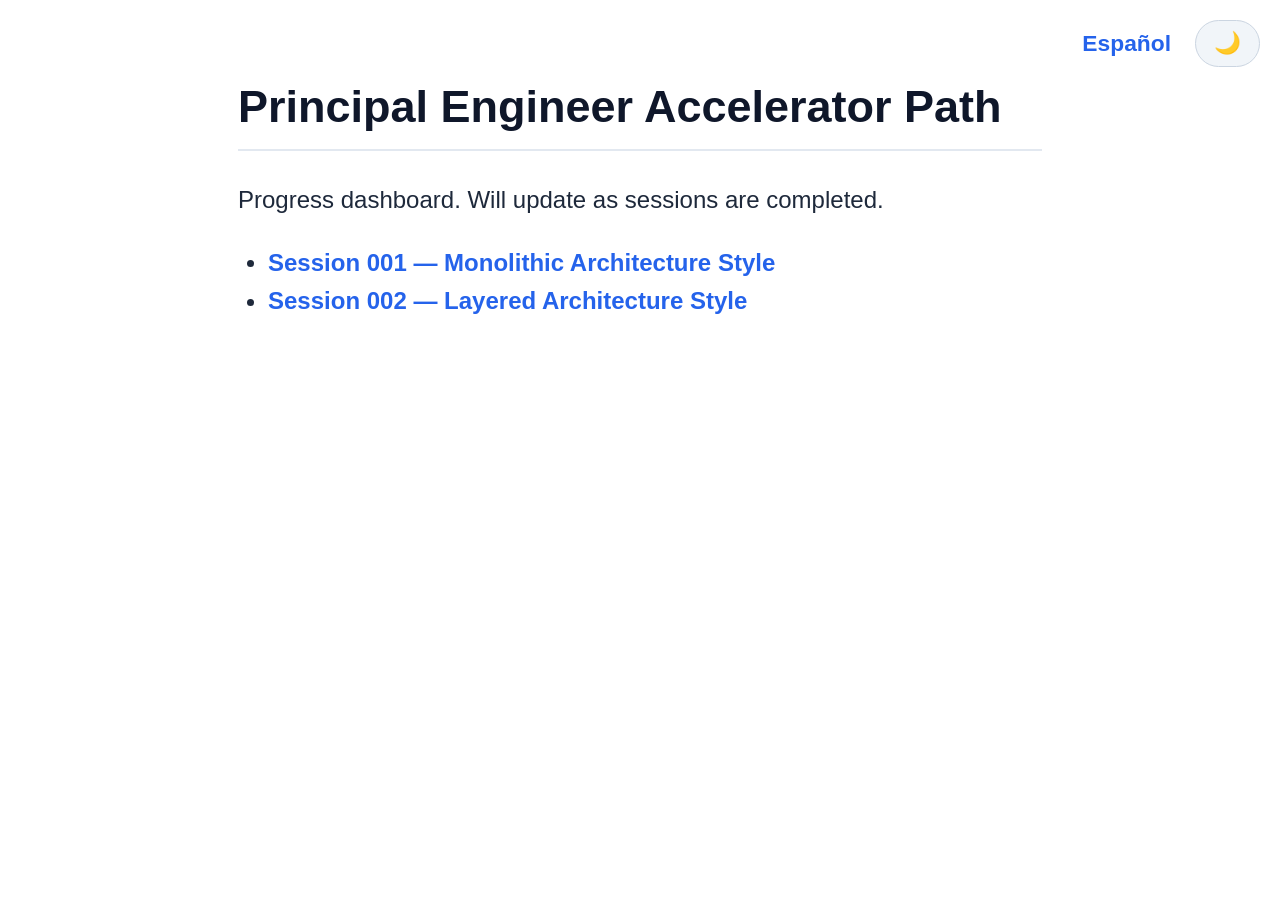
<file: site/index.html>
<!DOCTYPE html>
<html>
<head>
  <meta charset="UTF-8">
  <meta name="viewport" content="width=device-width, initial-scale=1">
  <meta http-equiv="refresh" content="0; url=index.en.html">
  <title>Principal Engineer Accelerator Path</title>
</head>
<body>
  <p>Redirecting… / Redirigiendo… <a href="index.en.html">English</a> ·
  <a href="index.es.html">Español</a></p>
</body>
</html>
</file>
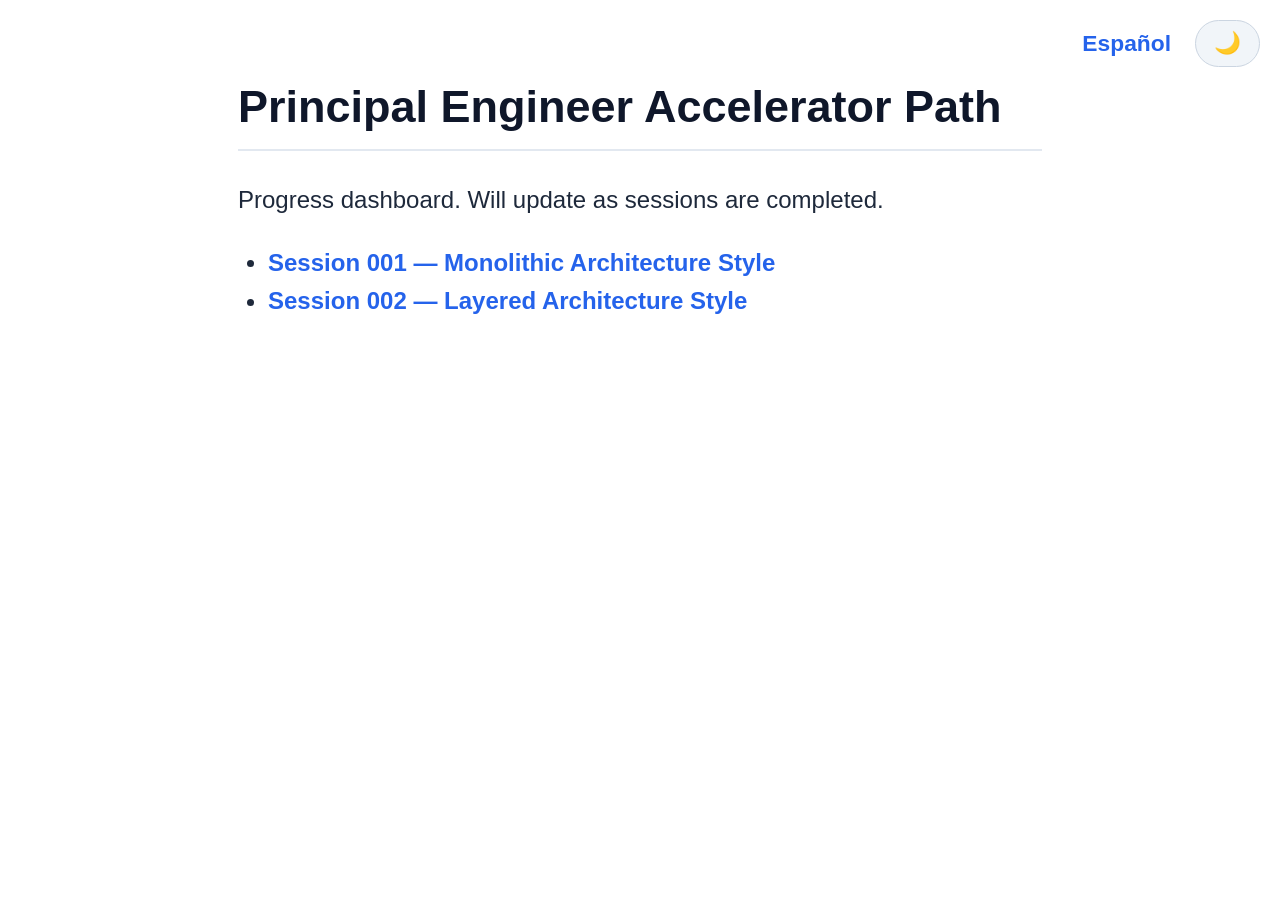
<file: site/index.en.html>
<!DOCTYPE html>
<html lang="en">
<head>
  <meta charset="UTF-8">
  <meta name="viewport" content="width=device-width, initial-scale=1">
  <title>Principal Engineer Accelerator Path</title>
  <link rel="stylesheet" href="assets/styles.css">
  <script src="assets/theme.js"></script>
</head>
<body>
  <div class="lang-toggle">
    <a href="index.es.html">Español</a>
    <button id="theme-toggle" class="theme-toggle" type="button" aria-label="Toggle dark theme">🌙</button>
  </div>
  <h1>Principal Engineer Accelerator Path</h1>
  <p>Progress dashboard. Will update as sessions are completed.</p>
  <ul id="session-list">
    <!-- Links to each session are added here as sessions are generated -->
    <li><a href="sessions/S001.en.html">Session 001 — Monolithic Architecture Style</a></li>
    <li><a href="sessions/S002.en.html">Session 002 — Layered Architecture Style</a></li>
  </ul>
</body>
</html>
</file>
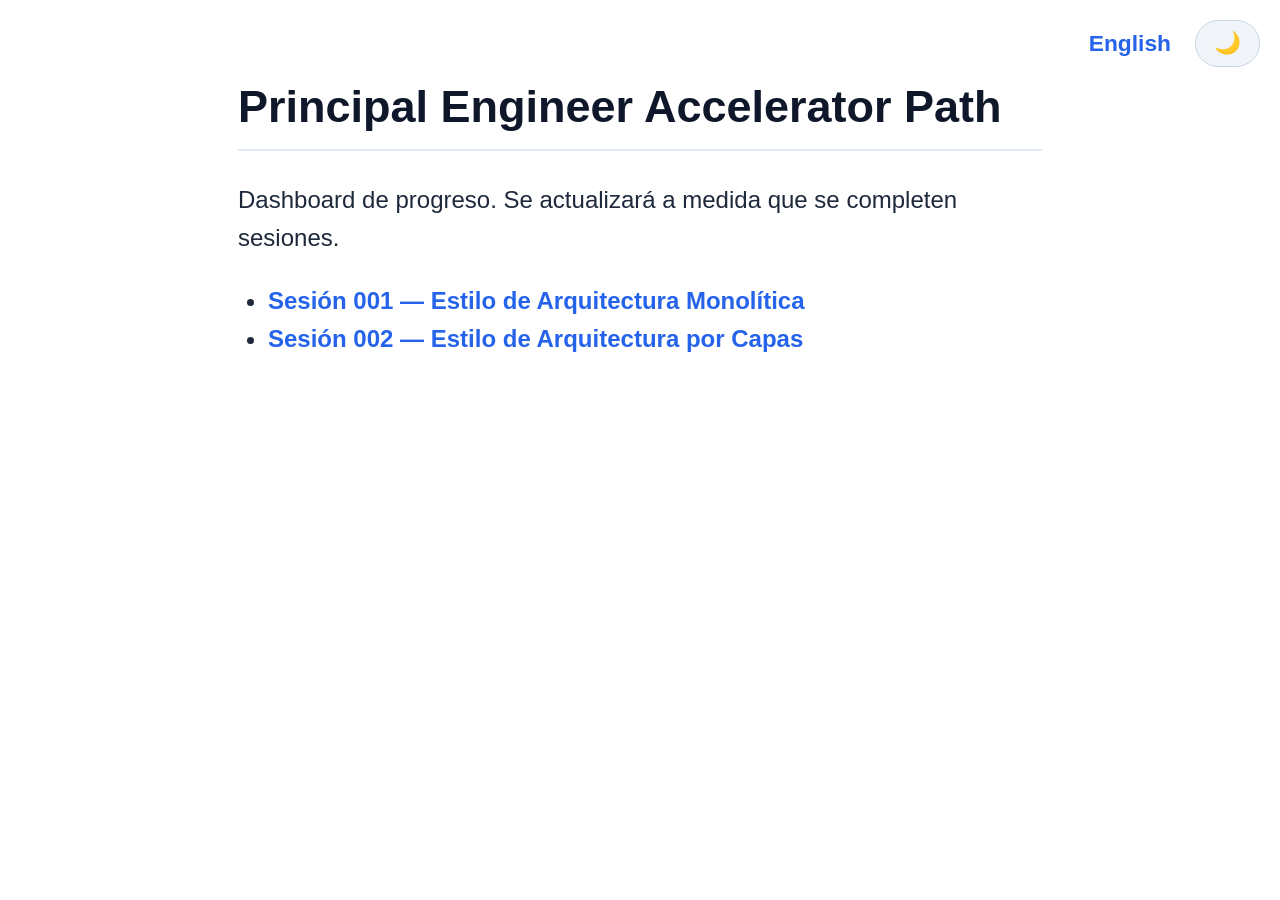
<file: site/index.es.html>
<!DOCTYPE html>
<html lang="es">
<head>
  <meta charset="UTF-8">
  <meta name="viewport" content="width=device-width, initial-scale=1">
  <title>Principal Engineer Accelerator Path</title>
  <link rel="stylesheet" href="assets/styles.css">
  <script src="assets/theme.js"></script>
</head>
<body>
  <div class="lang-toggle">
    <a href="index.en.html">English</a>
    <button id="theme-toggle" class="theme-toggle" type="button" aria-label="Alternar tema oscuro">🌙</button>
  </div>
  <h1>Principal Engineer Accelerator Path</h1>
  <p>Dashboard de progreso. Se actualizará a medida que se completen sesiones.</p>
  <ul id="session-list">
    <!-- Los links a cada sesión se agregan aquí a medida que se generan -->
    <li><a href="sessions/S001.es.html">Sesión 001 — Estilo de Arquitectura Monolítica</a></li>
    <li><a href="sessions/S002.es.html">Sesión 002 — Estilo de Arquitectura por Capas</a></li>
  </ul>
</body>
</html>
</file>
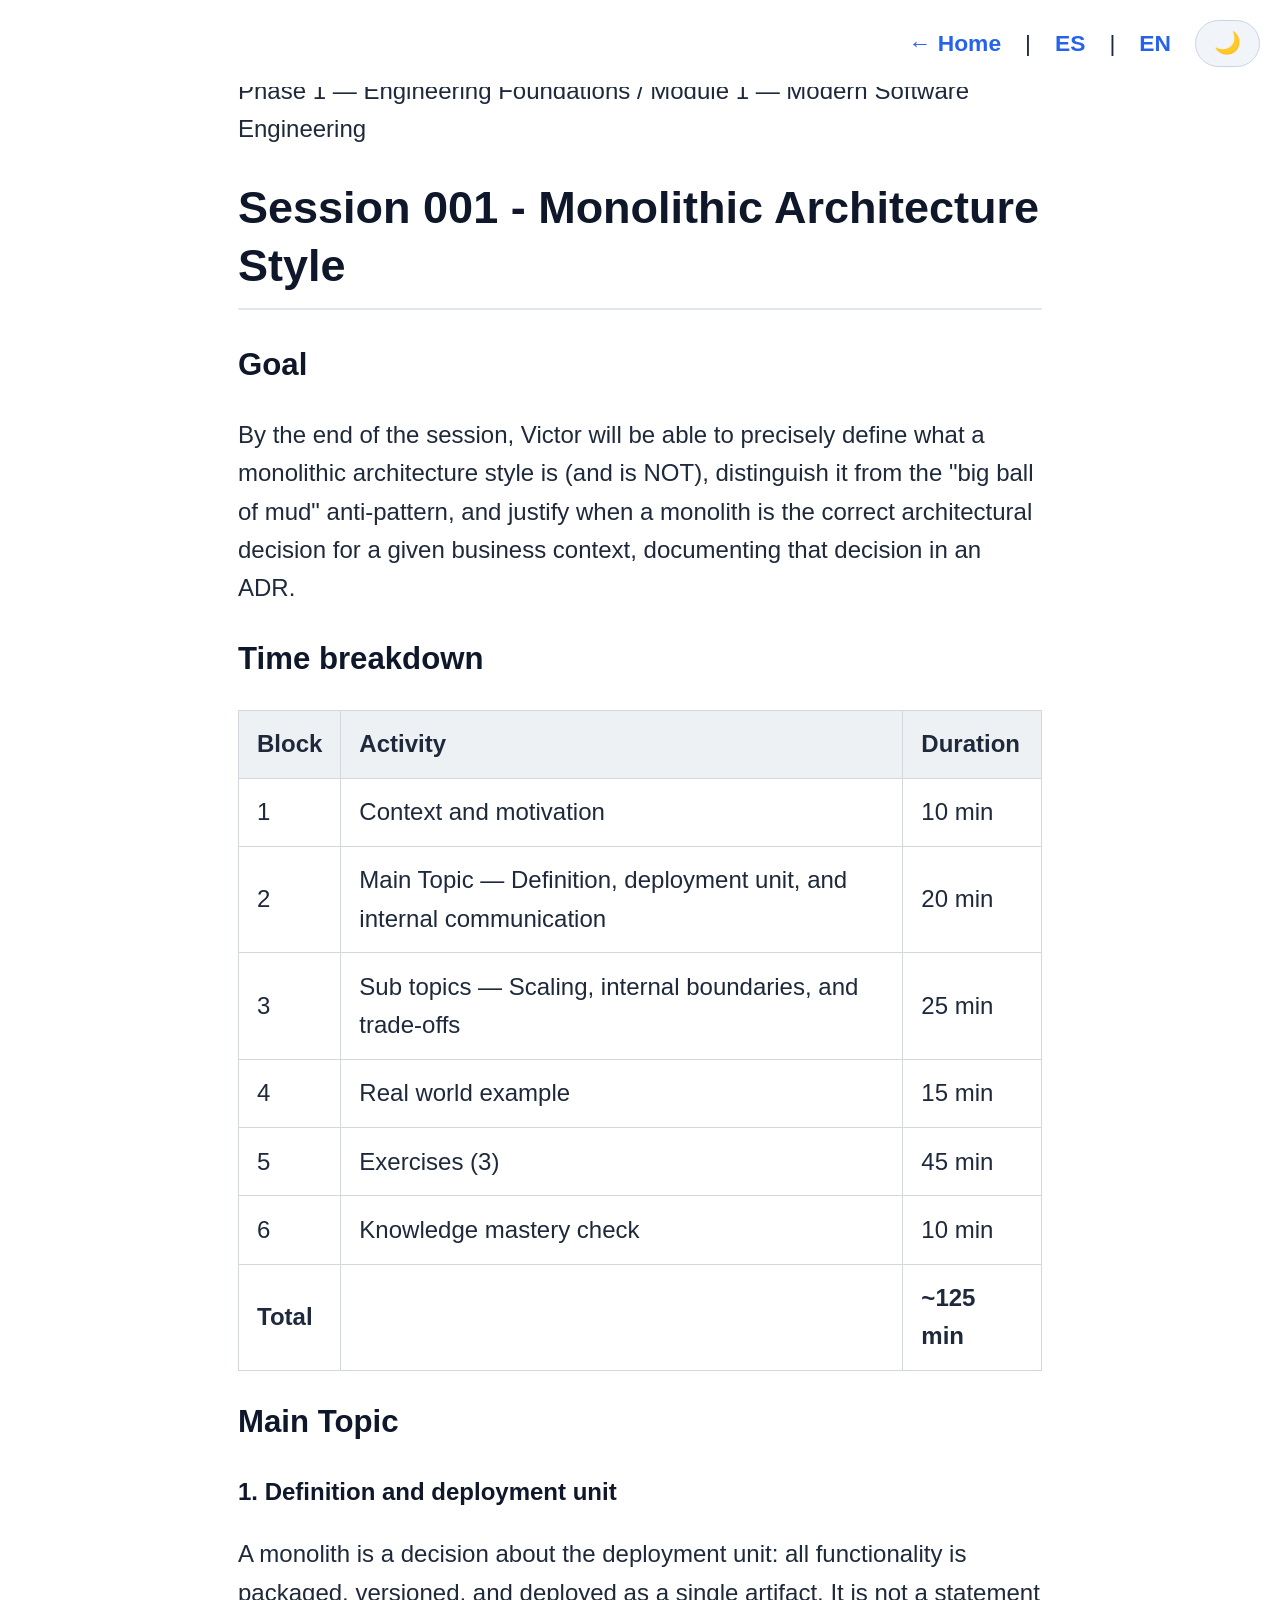
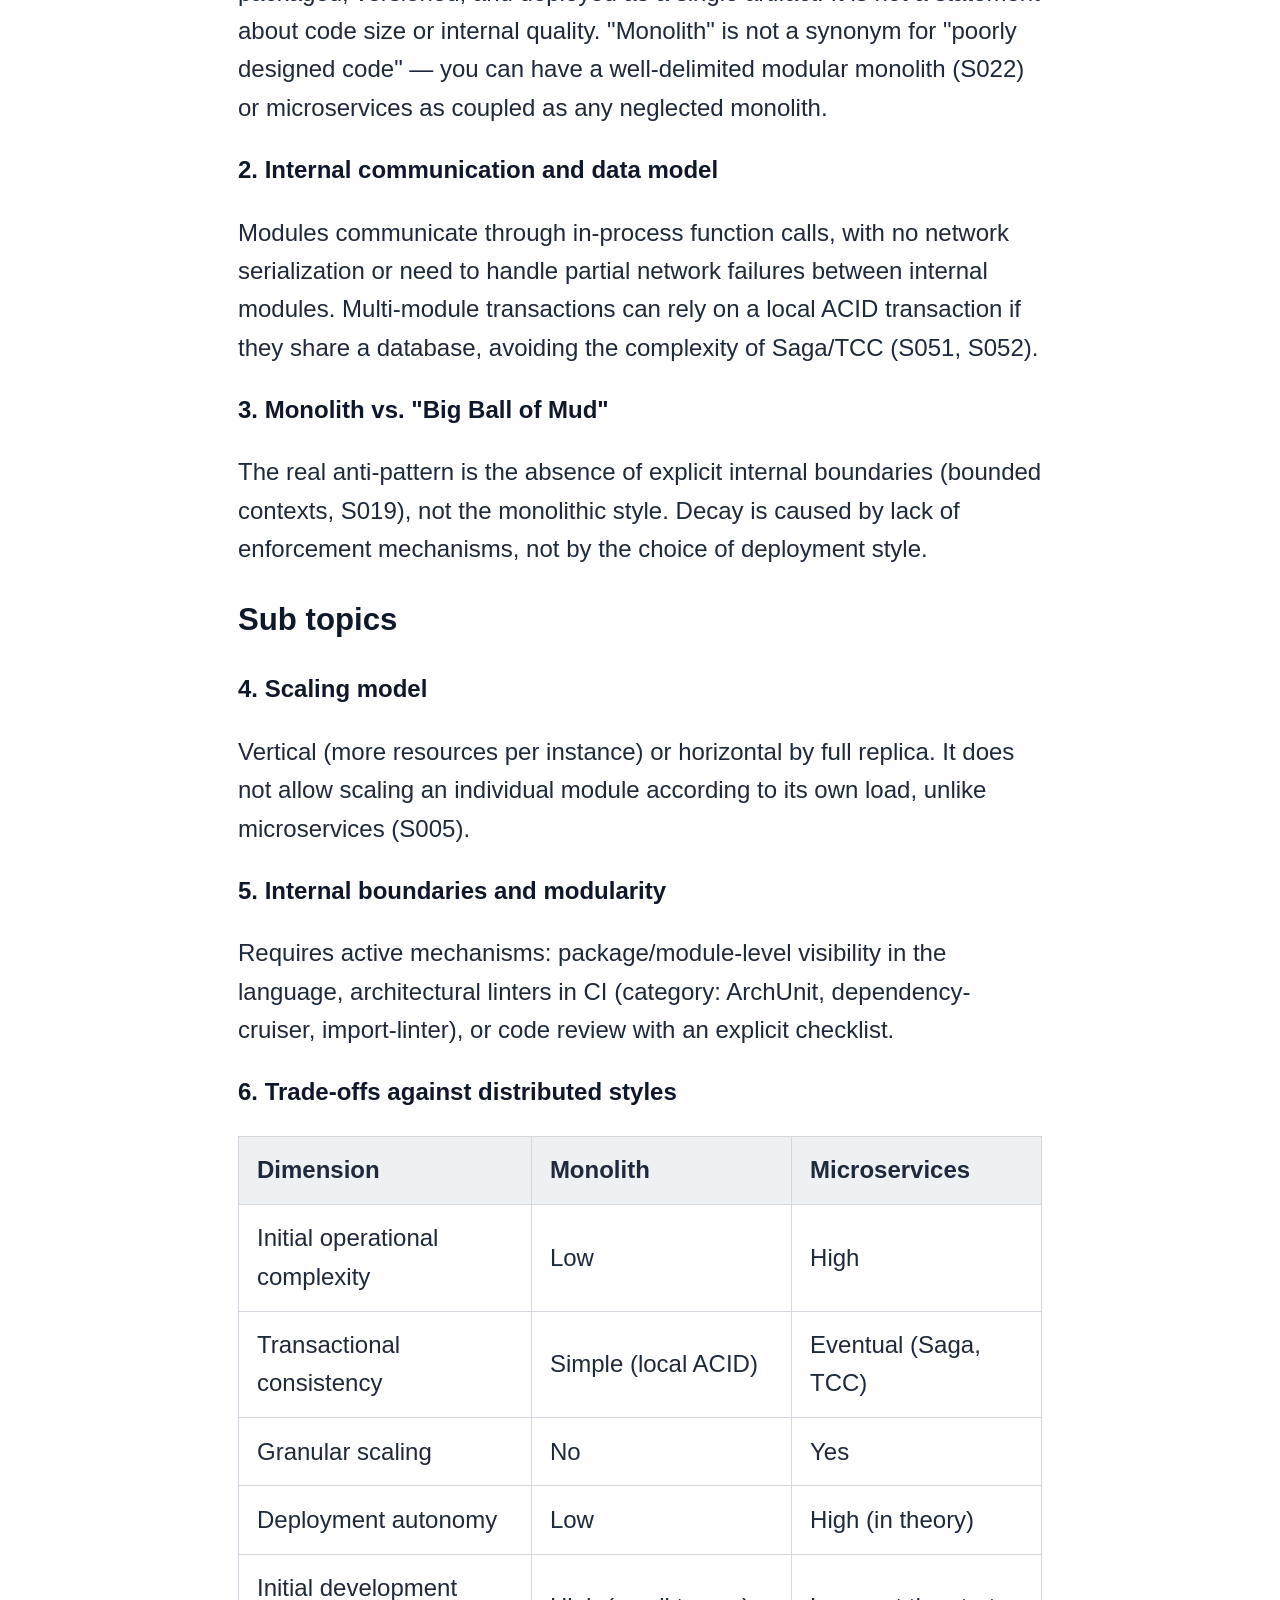
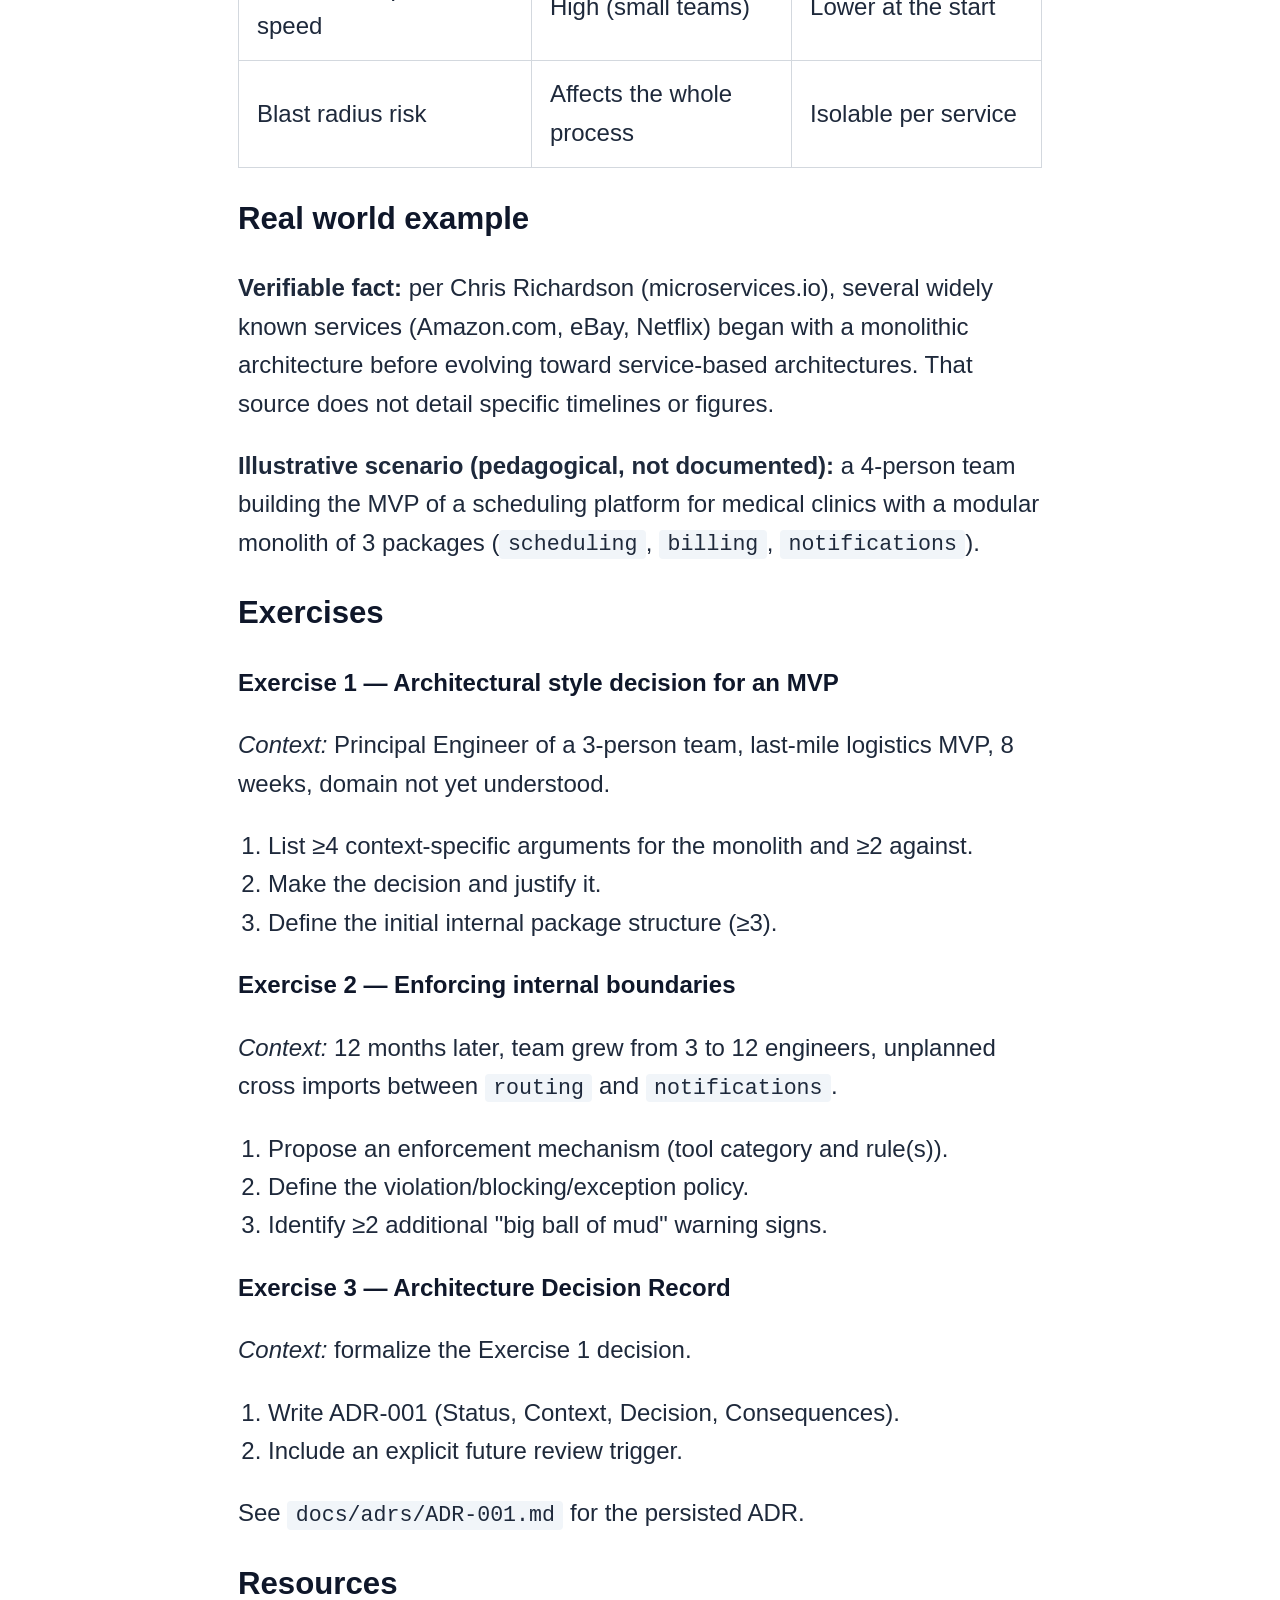
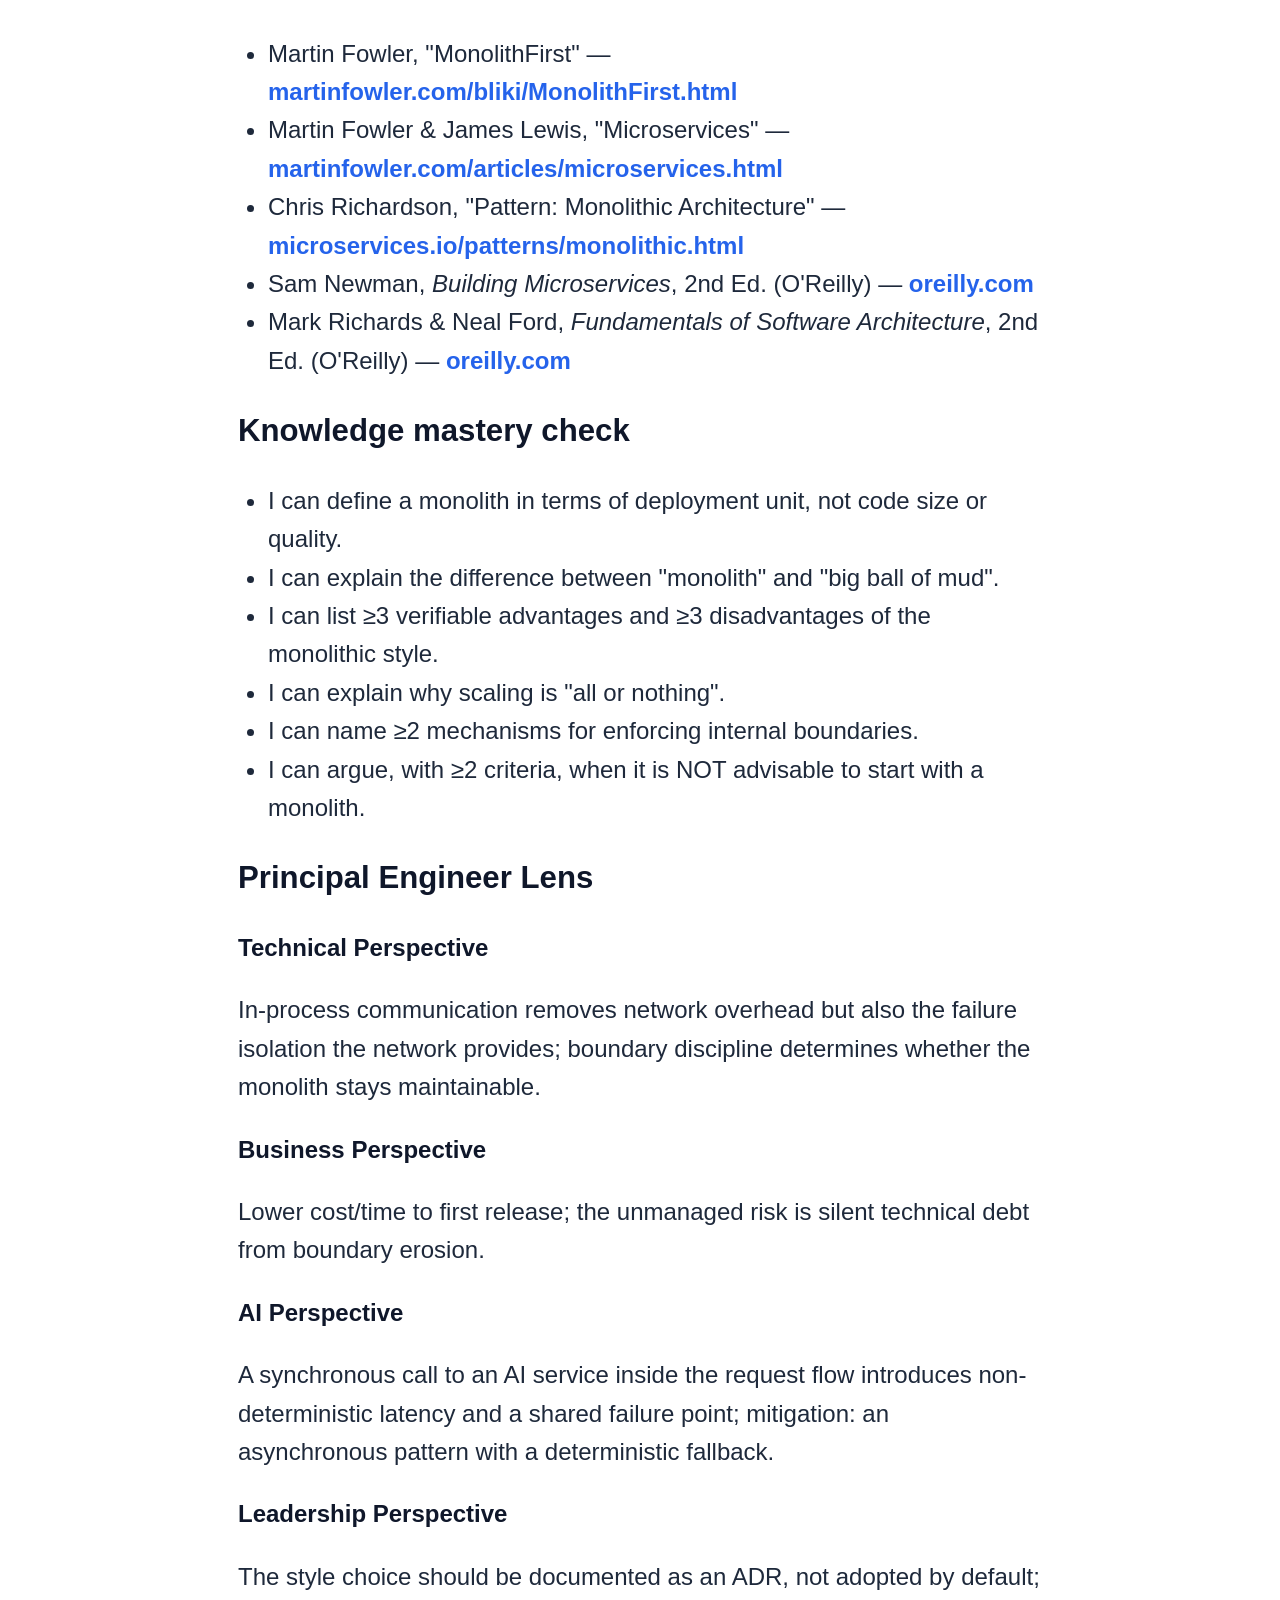
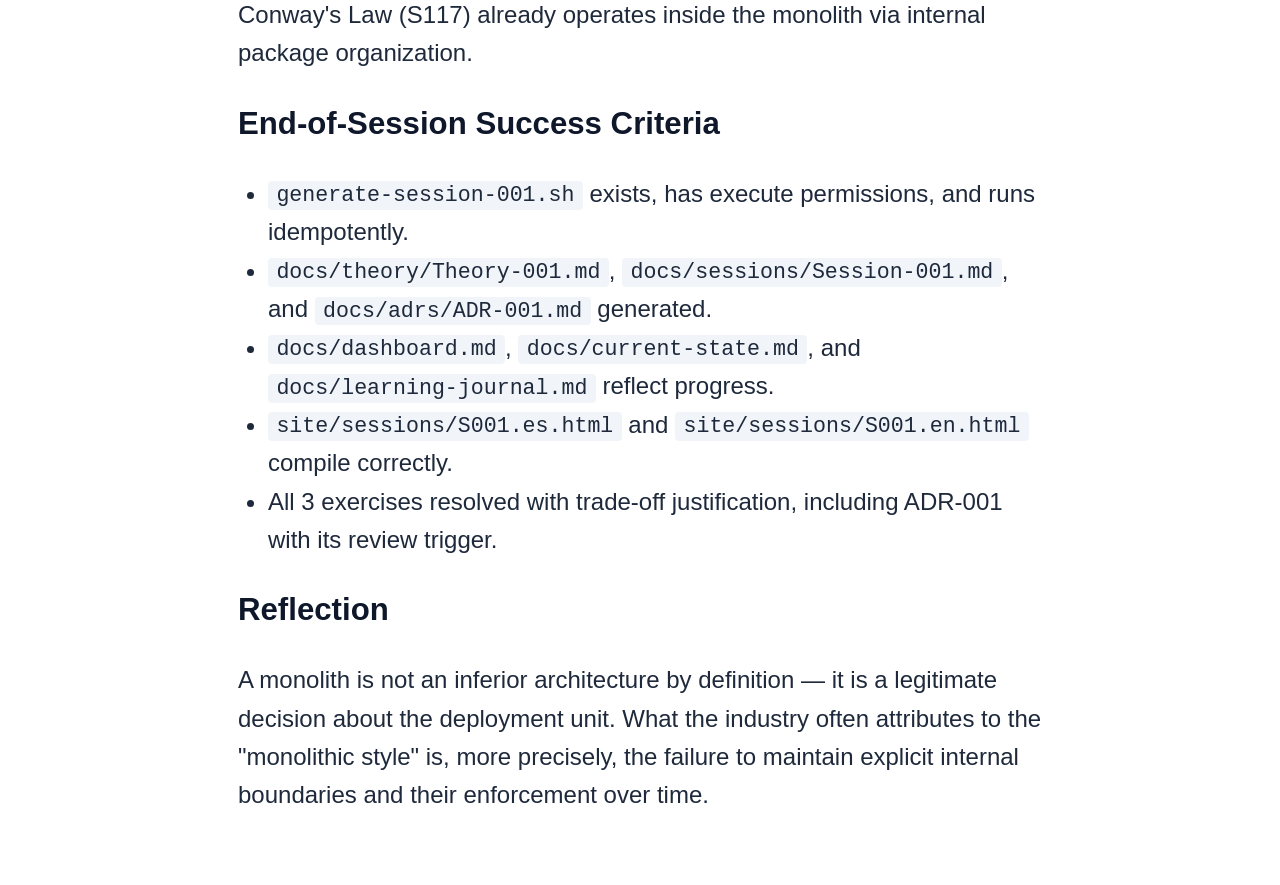
<file: site/sessions/S001.en.html>
<!DOCTYPE html>
<html lang="en">
<head>
<meta name="viewport" content="width=device-width, initial-scale=1">
<meta charset="UTF-8">
<title>S001 - Monolithic Architecture Style</title>
<link rel="stylesheet" href="../assets/styles.css">
<script src="../assets/theme.js"></script>
</head>
<body>
<div class="lang-toggle">
  <a href="../index.en.html">← Home</a> |
  <a href="S001.es.html">ES</a> |
  <a href="S001.en.html" class="active">EN</a>
  <button id="theme-toggle" class="theme-toggle" type="button" aria-label="Toggle dark theme">🌙</button>
</div>

<main class="session">
<p class="breadcrumb">Phase 1 — Engineering Foundations / Module 1 — Modern Software Engineering</p>
<h1>Session 001 - Monolithic Architecture Style</h1>

<h2>Goal</h2>
<p>By the end of the session, Victor will be able to precisely define
what a monolithic architecture style is (and is NOT), distinguish it
from the "big ball of mud" anti-pattern, and justify when a monolith is
the correct architectural decision for a given business context,
documenting that decision in an ADR.</p>

<h2>Time breakdown</h2>
<div class="table-wrapper">
<table>
<thead><tr><th>Block</th><th>Activity</th><th>Duration</th></tr></thead>
<tbody>
<tr><td>1</td><td>Context and motivation</td><td>10 min</td></tr>
<tr><td>2</td><td>Main Topic — Definition, deployment unit, and internal communication</td><td>20 min</td></tr>
<tr><td>3</td><td>Sub topics — Scaling, internal boundaries, and trade-offs</td><td>25 min</td></tr>
<tr><td>4</td><td>Real world example</td><td>15 min</td></tr>
<tr><td>5</td><td>Exercises (3)</td><td>45 min</td></tr>
<tr><td>6</td><td>Knowledge mastery check</td><td>10 min</td></tr>
<tr><td><strong>Total</strong></td><td></td><td><strong>~125 min</strong></td></tr>
</tbody>
</table>
</div>

<h2>Main Topic</h2>
<h3>1. Definition and deployment unit</h3>
<p>A monolith is a decision about the deployment unit: all
functionality is packaged, versioned, and deployed as a single
artifact. It is not a statement about code size or internal quality.
"Monolith" is not a synonym for "poorly designed code" — you can have a
well-delimited modular monolith (S022) or microservices as coupled as
any neglected monolith.</p>

<h3>2. Internal communication and data model</h3>
<p>Modules communicate through in-process function calls, with no
network serialization or need to handle partial network failures
between internal modules. Multi-module transactions can rely on a
local ACID transaction if they share a database, avoiding the
complexity of Saga/TCC (S051, S052).</p>

<h3>3. Monolith vs. "Big Ball of Mud"</h3>
<p>The real anti-pattern is the absence of explicit internal boundaries
(bounded contexts, S019), not the monolithic style. Decay is caused by
lack of enforcement mechanisms, not by the choice of deployment style.</p>

<h2>Sub topics</h2>
<h3>4. Scaling model</h3>
<p>Vertical (more resources per instance) or horizontal by full
replica. It does not allow scaling an individual module according to
its own load, unlike microservices (S005).</p>

<h3>5. Internal boundaries and modularity</h3>
<p>Requires active mechanisms: package/module-level visibility in the
language, architectural linters in CI (category: ArchUnit,
dependency-cruiser, import-linter), or code review with an explicit
checklist.</p>

<h3>6. Trade-offs against distributed styles</h3>
<div class="table-wrapper">
<table>
<thead><tr><th>Dimension</th><th>Monolith</th><th>Microservices</th></tr></thead>
<tbody>
<tr><td>Initial operational complexity</td><td>Low</td><td>High</td></tr>
<tr><td>Transactional consistency</td><td>Simple (local ACID)</td><td>Eventual (Saga, TCC)</td></tr>
<tr><td>Granular scaling</td><td>No</td><td>Yes</td></tr>
<tr><td>Deployment autonomy</td><td>Low</td><td>High (in theory)</td></tr>
<tr><td>Initial development speed</td><td>High (small teams)</td><td>Lower at the start</td></tr>
<tr><td>Blast radius risk</td><td>Affects the whole process</td><td>Isolable per service</td></tr>
</tbody>
</table>
</div>

<h2>Real world example</h2>
<p><strong>Verifiable fact:</strong> per Chris Richardson
(microservices.io), several widely known services (Amazon.com, eBay,
Netflix) began with a monolithic architecture before evolving toward
service-based architectures. That source does not detail specific
timelines or figures.</p>
<p><strong>Illustrative scenario (pedagogical, not documented):</strong>
a 4-person team building the MVP of a scheduling platform for medical
clinics with a modular monolith of 3 packages (<code>scheduling</code>,
<code>billing</code>, <code>notifications</code>).</p>

<h2>Exercises</h2>
<h3>Exercise 1 — Architectural style decision for an MVP</h3>
<p><em>Context:</em> Principal Engineer of a 3-person team, last-mile
logistics MVP, 8 weeks, domain not yet understood.</p>
<ol>
<li>List ≥4 context-specific arguments for the monolith and ≥2 against.</li>
<li>Make the decision and justify it.</li>
<li>Define the initial internal package structure (≥3).</li>
</ol>

<h3>Exercise 2 — Enforcing internal boundaries</h3>
<p><em>Context:</em> 12 months later, team grew from 3 to 12 engineers,
unplanned cross imports between <code>routing</code> and
<code>notifications</code>.</p>
<ol>
<li>Propose an enforcement mechanism (tool category and rule(s)).</li>
<li>Define the violation/blocking/exception policy.</li>
<li>Identify ≥2 additional "big ball of mud" warning signs.</li>
</ol>

<h3>Exercise 3 — Architecture Decision Record</h3>
<p><em>Context:</em> formalize the Exercise 1 decision.</p>
<ol>
<li>Write ADR-001 (Status, Context, Decision, Consequences).</li>
<li>Include an explicit future review trigger.</li>
</ol>
<p>See <code>docs/adrs/ADR-001.md</code> for the persisted ADR.</p>

<h2>Resources</h2>
<ul>
<li>Martin Fowler, "MonolithFirst" — <a href="https://martinfowler.com/bliki/MonolithFirst.html">martinfowler.com/bliki/MonolithFirst.html</a></li>
<li>Martin Fowler &amp; James Lewis, "Microservices" — <a href="https://martinfowler.com/articles/microservices.html">martinfowler.com/articles/microservices.html</a></li>
<li>Chris Richardson, "Pattern: Monolithic Architecture" — <a href="https://microservices.io/patterns/monolithic.html">microservices.io/patterns/monolithic.html</a></li>
<li>Sam Newman, <em>Building Microservices</em>, 2nd Ed. (O'Reilly) — <a href="https://www.oreilly.com/library/view/building-microservices-2nd/9781492034018/">oreilly.com</a></li>
<li>Mark Richards &amp; Neal Ford, <em>Fundamentals of Software Architecture</em>, 2nd Ed. (O'Reilly) — <a href="https://www.oreilly.com/library/view/fundamentals-of-software/9781098175504/">oreilly.com</a></li>
</ul>

<h2>Knowledge mastery check</h2>
<ul class="checklist">
<li>I can define a monolith in terms of deployment unit, not code size or quality.</li>
<li>I can explain the difference between "monolith" and "big ball of mud".</li>
<li>I can list ≥3 verifiable advantages and ≥3 disadvantages of the monolithic style.</li>
<li>I can explain why scaling is "all or nothing".</li>
<li>I can name ≥2 mechanisms for enforcing internal boundaries.</li>
<li>I can argue, with ≥2 criteria, when it is NOT advisable to start with a monolith.</li>
</ul>

<h2>Principal Engineer Lens</h2>
<h3>Technical Perspective</h3>
<p>In-process communication removes network overhead but also the
failure isolation the network provides; boundary discipline determines
whether the monolith stays maintainable.</p>
<h3>Business Perspective</h3>
<p>Lower cost/time to first release; the unmanaged risk is silent
technical debt from boundary erosion.</p>
<h3>AI Perspective</h3>
<p>A synchronous call to an AI service inside the request flow
introduces non-deterministic latency and a shared failure point;
mitigation: an asynchronous pattern with a deterministic fallback.</p>
<h3>Leadership Perspective</h3>
<p>The style choice should be documented as an ADR, not adopted by
default; Conway's Law (S117) already operates inside the monolith via
internal package organization.</p>

<h2>End-of-Session Success Criteria</h2>
<ul class="checklist">
<li><code>generate-session-001.sh</code> exists, has execute permissions, and runs idempotently.</li>
<li><code>docs/theory/Theory-001.md</code>, <code>docs/sessions/Session-001.md</code>, and <code>docs/adrs/ADR-001.md</code> generated.</li>
<li><code>docs/dashboard.md</code>, <code>docs/current-state.md</code>, and <code>docs/learning-journal.md</code> reflect progress.</li>
<li><code>site/sessions/S001.es.html</code> and <code>site/sessions/S001.en.html</code> compile correctly.</li>
<li>All 3 exercises resolved with trade-off justification, including ADR-001 with its review trigger.</li>
</ul>

<h2>Reflection</h2>
<p>A monolith is not an inferior architecture by definition — it is a
legitimate decision about the deployment unit. What the industry often
attributes to the "monolithic style" is, more precisely, the failure to
maintain explicit internal boundaries and their enforcement over time.</p>

</main>
</body>
</html>
</file>
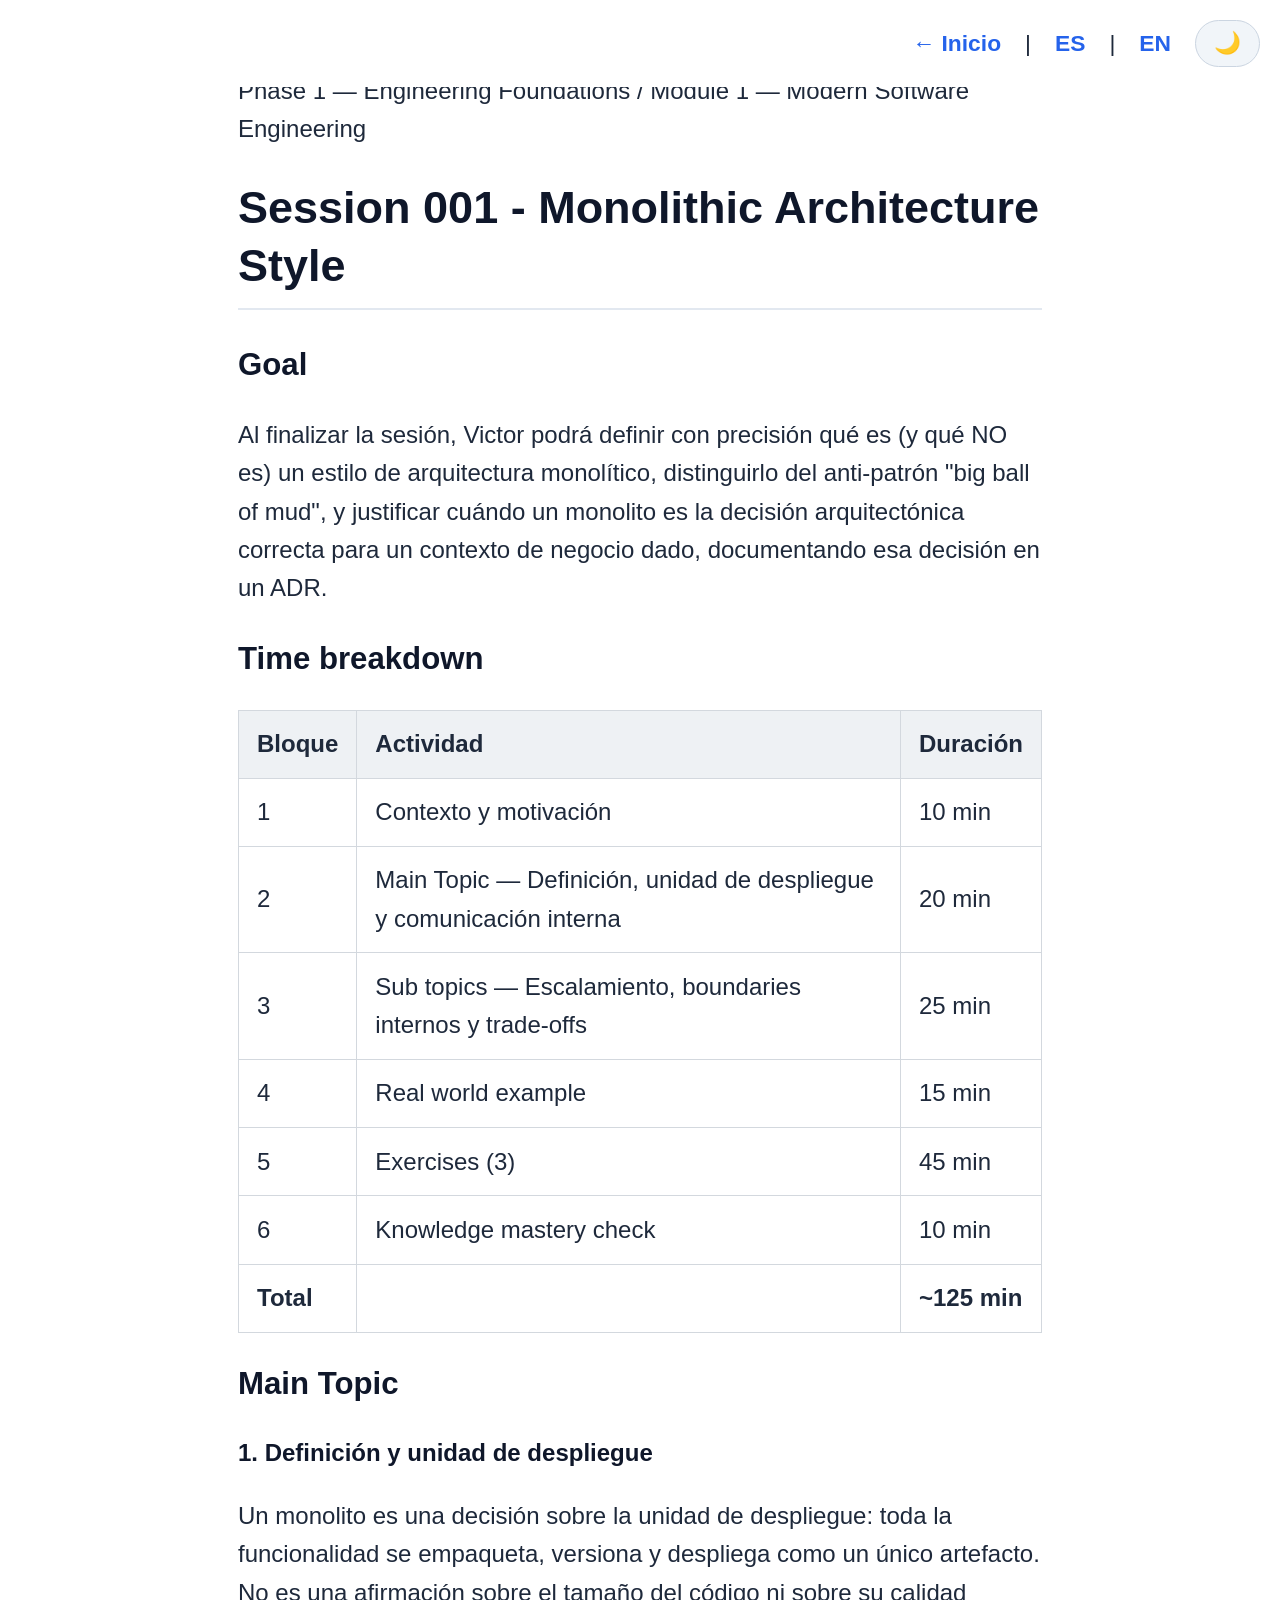
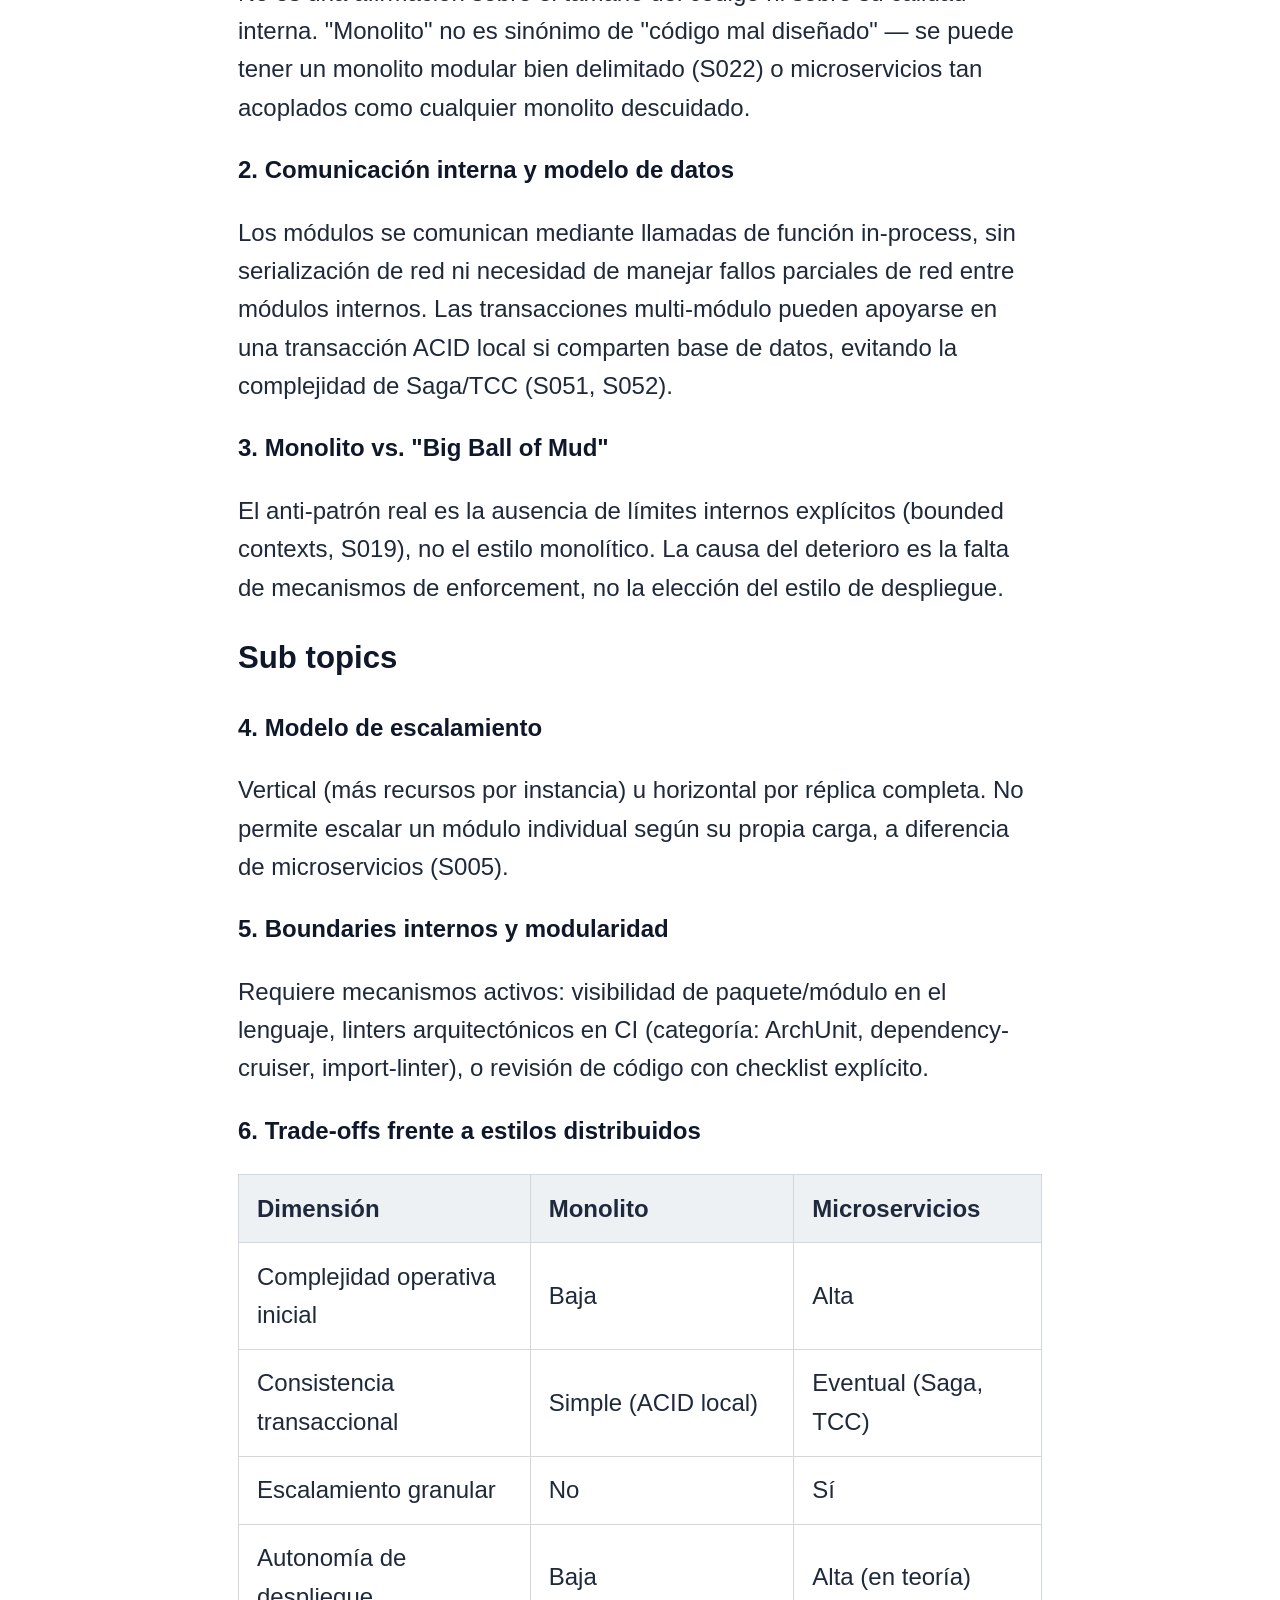
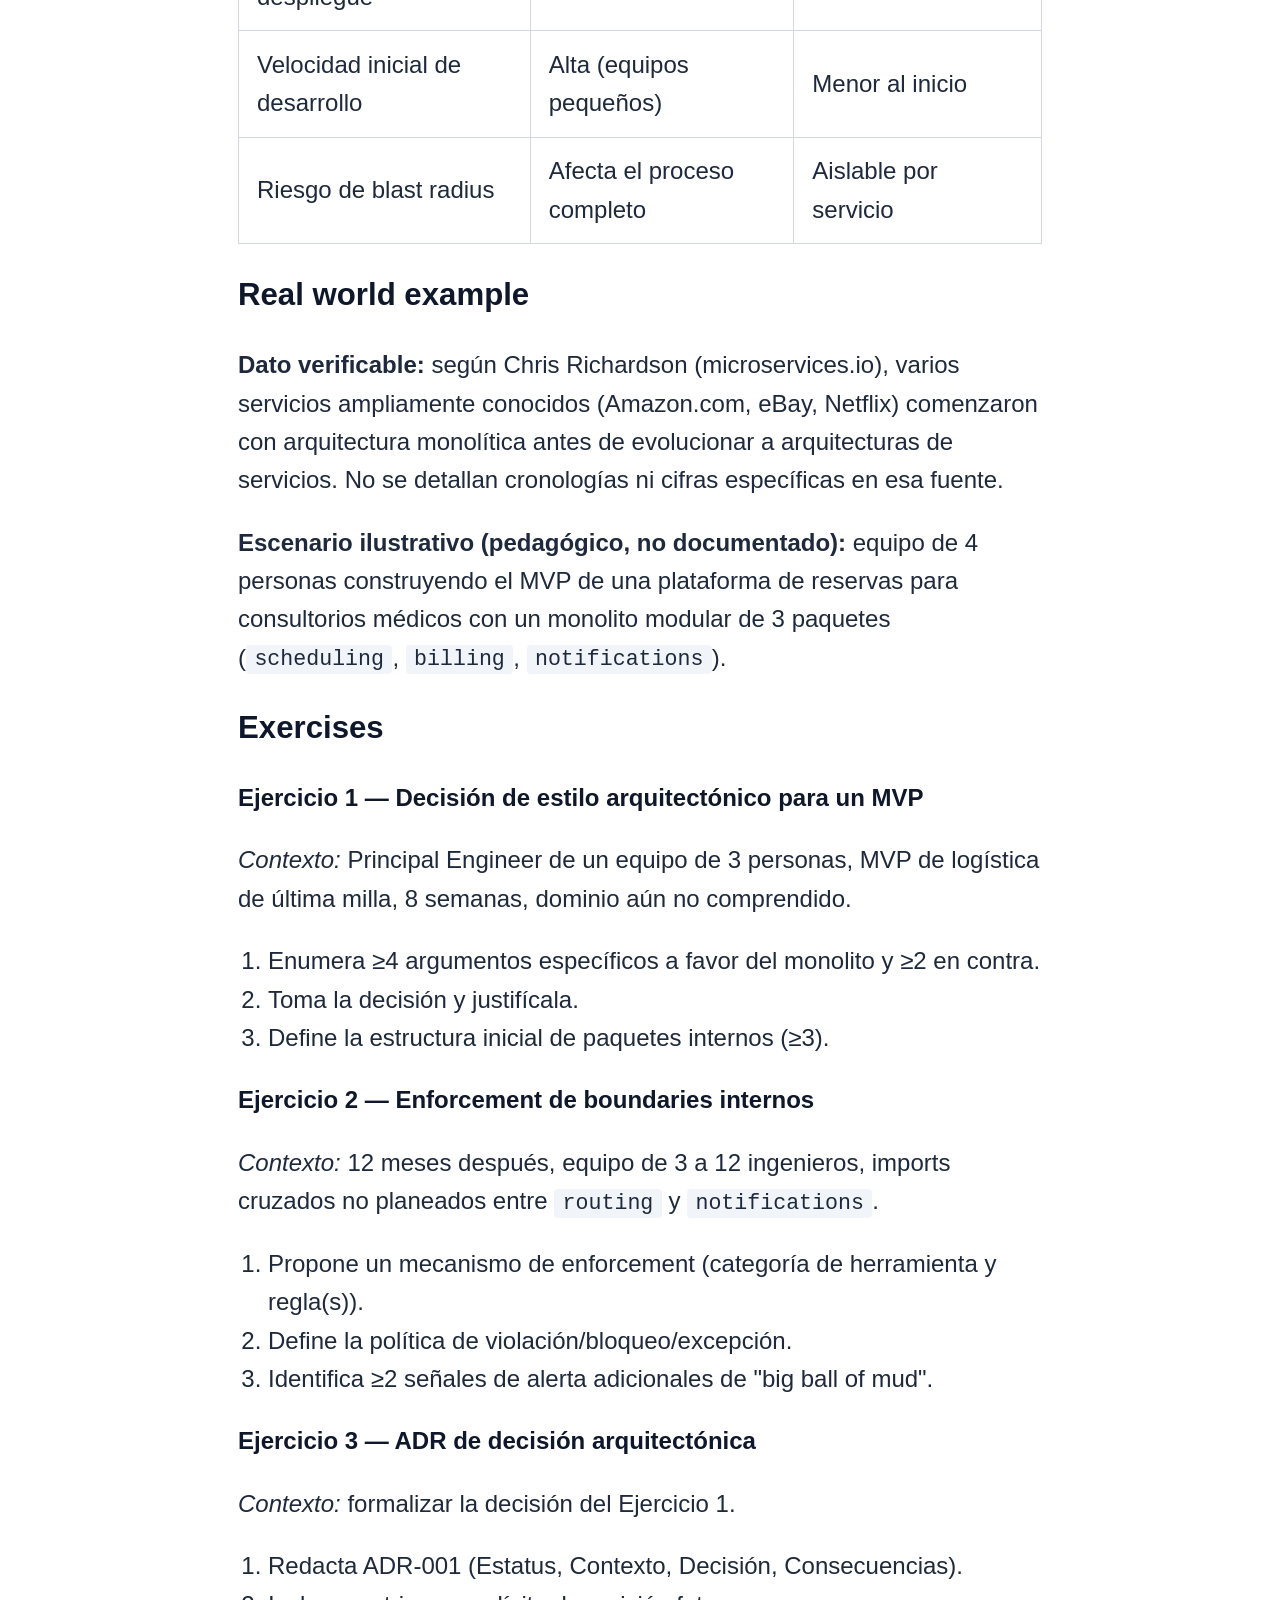
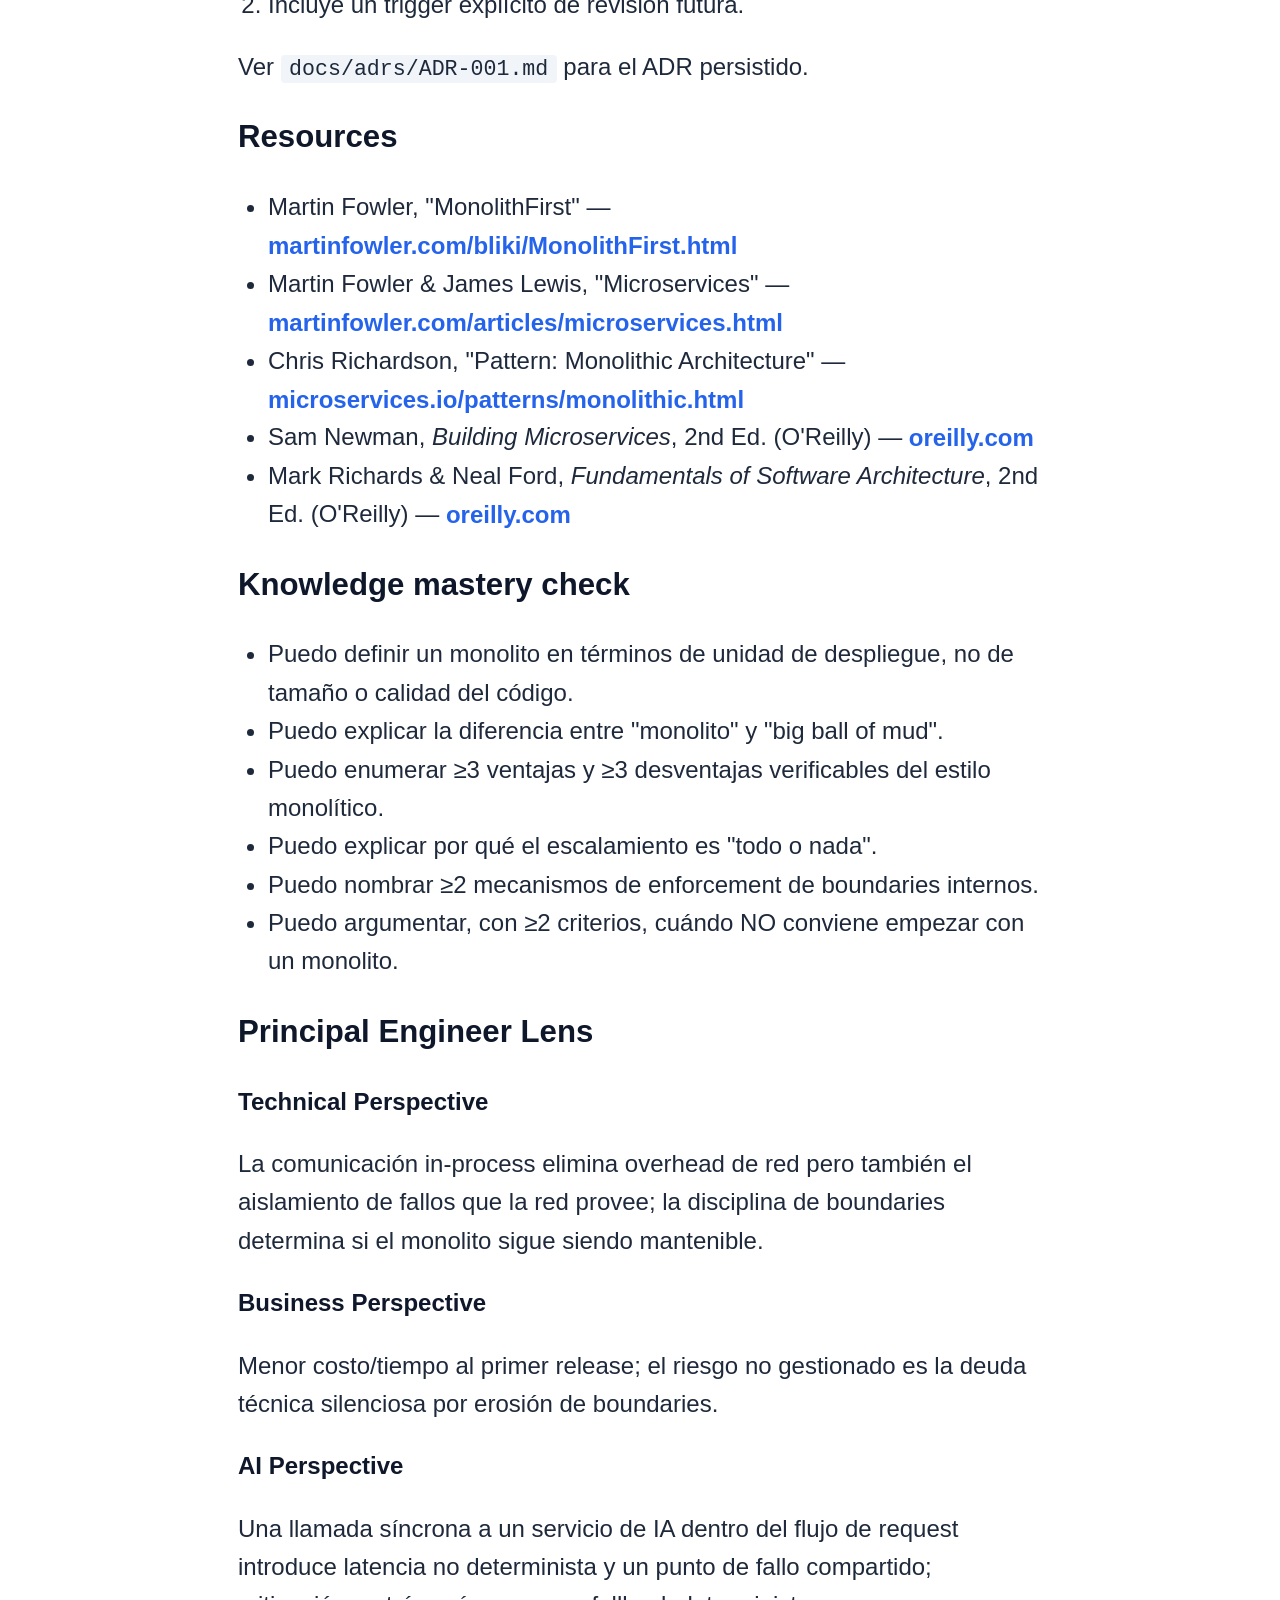
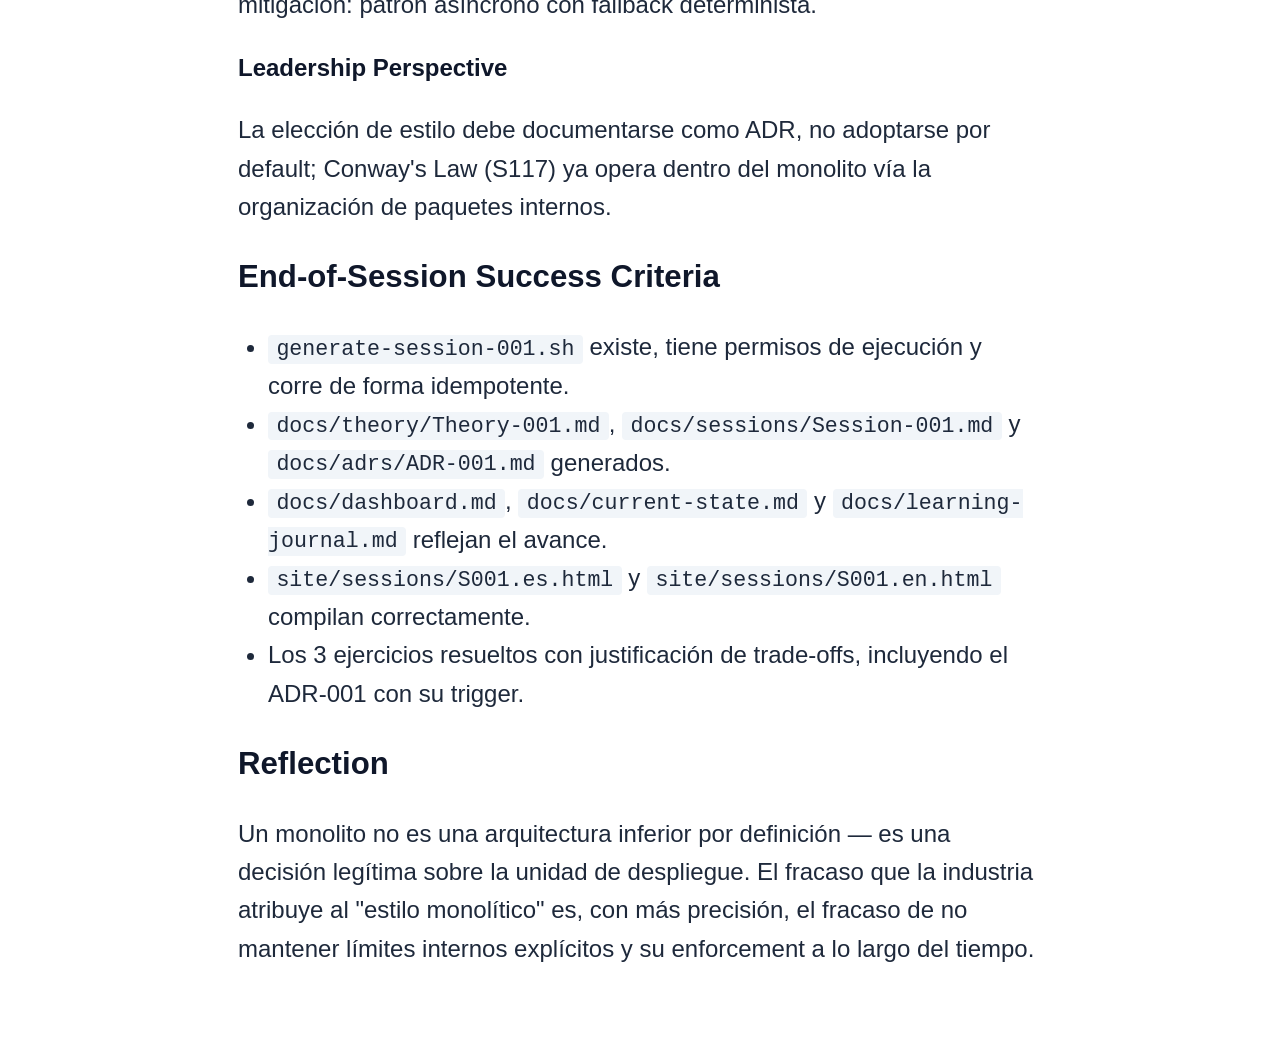
<file: site/sessions/S001.es.html>
<!DOCTYPE html>
<html lang="es">
<head>
<meta name="viewport" content="width=device-width, initial-scale=1">
<meta charset="UTF-8">
<title>S001 - Monolithic Architecture Style</title>
<link rel="stylesheet" href="../assets/styles.css">
<script src="../assets/theme.js"></script>
</head>
<body>
<div class="lang-toggle">
  <a href="../index.es.html">← Inicio</a> |
  <a href="S001.es.html" class="active">ES</a> |
  <a href="S001.en.html">EN</a>
  <button id="theme-toggle" class="theme-toggle" type="button" aria-label="Alternar tema oscuro">🌙</button>
</div>

<main class="session">
<p class="breadcrumb">Phase 1 — Engineering Foundations / Module 1 — Modern Software Engineering</p>
<h1>Session 001 - Monolithic Architecture Style</h1>

<h2>Goal</h2>
<p>Al finalizar la sesión, Victor podrá definir con precisión qué es (y
qué NO es) un estilo de arquitectura monolítico, distinguirlo del
anti-patrón "big ball of mud", y justificar cuándo un monolito es la
decisión arquitectónica correcta para un contexto de negocio dado,
documentando esa decisión en un ADR.</p>

<h2>Time breakdown</h2>
<div class="table-wrapper">
<table>
<thead><tr><th>Bloque</th><th>Actividad</th><th>Duración</th></tr></thead>
<tbody>
<tr><td>1</td><td>Contexto y motivación</td><td>10 min</td></tr>
<tr><td>2</td><td>Main Topic — Definición, unidad de despliegue y comunicación interna</td><td>20 min</td></tr>
<tr><td>3</td><td>Sub topics — Escalamiento, boundaries internos y trade-offs</td><td>25 min</td></tr>
<tr><td>4</td><td>Real world example</td><td>15 min</td></tr>
<tr><td>5</td><td>Exercises (3)</td><td>45 min</td></tr>
<tr><td>6</td><td>Knowledge mastery check</td><td>10 min</td></tr>
<tr><td><strong>Total</strong></td><td></td><td><strong>~125 min</strong></td></tr>
</tbody>
</table>
</div>

<h2>Main Topic</h2>
<h3>1. Definición y unidad de despliegue</h3>
<p>Un monolito es una decisión sobre la unidad de despliegue: toda la
funcionalidad se empaqueta, versiona y despliega como un único
artefacto. No es una afirmación sobre el tamaño del código ni sobre su
calidad interna. "Monolito" no es sinónimo de "código mal diseñado" —
se puede tener un monolito modular bien delimitado (S022) o
microservicios tan acoplados como cualquier monolito descuidado.</p>

<h3>2. Comunicación interna y modelo de datos</h3>
<p>Los módulos se comunican mediante llamadas de función in-process, sin
serialización de red ni necesidad de manejar fallos parciales de red
entre módulos internos. Las transacciones multi-módulo pueden apoyarse
en una transacción ACID local si comparten base de datos, evitando la
complejidad de Saga/TCC (S051, S052).</p>

<h3>3. Monolito vs. "Big Ball of Mud"</h3>
<p>El anti-patrón real es la ausencia de límites internos explícitos
(bounded contexts, S019), no el estilo monolítico. La causa del
deterioro es la falta de mecanismos de enforcement, no la elección del
estilo de despliegue.</p>

<h2>Sub topics</h2>
<h3>4. Modelo de escalamiento</h3>
<p>Vertical (más recursos por instancia) u horizontal por réplica
completa. No permite escalar un módulo individual según su propia
carga, a diferencia de microservicios (S005).</p>

<h3>5. Boundaries internos y modularidad</h3>
<p>Requiere mecanismos activos: visibilidad de paquete/módulo en el
lenguaje, linters arquitectónicos en CI (categoría: ArchUnit,
dependency-cruiser, import-linter), o revisión de código con checklist
explícito.</p>

<h3>6. Trade-offs frente a estilos distribuidos</h3>
<div class="table-wrapper">
<table>
<thead><tr><th>Dimensión</th><th>Monolito</th><th>Microservicios</th></tr></thead>
<tbody>
<tr><td>Complejidad operativa inicial</td><td>Baja</td><td>Alta</td></tr>
<tr><td>Consistencia transaccional</td><td>Simple (ACID local)</td><td>Eventual (Saga, TCC)</td></tr>
<tr><td>Escalamiento granular</td><td>No</td><td>Sí</td></tr>
<tr><td>Autonomía de despliegue</td><td>Baja</td><td>Alta (en teoría)</td></tr>
<tr><td>Velocidad inicial de desarrollo</td><td>Alta (equipos pequeños)</td><td>Menor al inicio</td></tr>
<tr><td>Riesgo de blast radius</td><td>Afecta el proceso completo</td><td>Aislable por servicio</td></tr>
</tbody>
</table>
</div>

<h2>Real world example</h2>
<p><strong>Dato verificable:</strong> según Chris Richardson
(microservices.io), varios servicios ampliamente conocidos (Amazon.com,
eBay, Netflix) comenzaron con arquitectura monolítica antes de
evolucionar a arquitecturas de servicios. No se detallan cronologías ni
cifras específicas en esa fuente.</p>
<p><strong>Escenario ilustrativo (pedagógico, no documentado):</strong>
equipo de 4 personas construyendo el MVP de una plataforma de reservas
para consultorios médicos con un monolito modular de 3 paquetes
(<code>scheduling</code>, <code>billing</code>, <code>notifications</code>).</p>

<h2>Exercises</h2>
<h3>Ejercicio 1 — Decisión de estilo arquitectónico para un MVP</h3>
<p><em>Contexto:</em> Principal Engineer de un equipo de 3 personas, MVP
de logística de última milla, 8 semanas, dominio aún no comprendido.</p>
<ol>
<li>Enumera ≥4 argumentos específicos a favor del monolito y ≥2 en contra.</li>
<li>Toma la decisión y justifícala.</li>
<li>Define la estructura inicial de paquetes internos (≥3).</li>
</ol>

<h3>Ejercicio 2 — Enforcement de boundaries internos</h3>
<p><em>Contexto:</em> 12 meses después, equipo de 3 a 12 ingenieros,
imports cruzados no planeados entre <code>routing</code> y
<code>notifications</code>.</p>
<ol>
<li>Propone un mecanismo de enforcement (categoría de herramienta y regla(s)).</li>
<li>Define la política de violación/bloqueo/excepción.</li>
<li>Identifica ≥2 señales de alerta adicionales de "big ball of mud".</li>
</ol>

<h3>Ejercicio 3 — ADR de decisión arquitectónica</h3>
<p><em>Contexto:</em> formalizar la decisión del Ejercicio 1.</p>
<ol>
<li>Redacta ADR-001 (Estatus, Contexto, Decisión, Consecuencias).</li>
<li>Incluye un trigger explícito de revisión futura.</li>
</ol>
<p>Ver <code>docs/adrs/ADR-001.md</code> para el ADR persistido.</p>

<h2>Resources</h2>
<ul>
<li>Martin Fowler, "MonolithFirst" — <a href="https://martinfowler.com/bliki/MonolithFirst.html">martinfowler.com/bliki/MonolithFirst.html</a></li>
<li>Martin Fowler &amp; James Lewis, "Microservices" — <a href="https://martinfowler.com/articles/microservices.html">martinfowler.com/articles/microservices.html</a></li>
<li>Chris Richardson, "Pattern: Monolithic Architecture" — <a href="https://microservices.io/patterns/monolithic.html">microservices.io/patterns/monolithic.html</a></li>
<li>Sam Newman, <em>Building Microservices</em>, 2nd Ed. (O'Reilly) — <a href="https://www.oreilly.com/library/view/building-microservices-2nd/9781492034018/">oreilly.com</a></li>
<li>Mark Richards &amp; Neal Ford, <em>Fundamentals of Software Architecture</em>, 2nd Ed. (O'Reilly) — <a href="https://www.oreilly.com/library/view/fundamentals-of-software/9781098175504/">oreilly.com</a></li>
</ul>

<h2>Knowledge mastery check</h2>
<ul class="checklist">
<li>Puedo definir un monolito en términos de unidad de despliegue, no de tamaño o calidad del código.</li>
<li>Puedo explicar la diferencia entre "monolito" y "big ball of mud".</li>
<li>Puedo enumerar ≥3 ventajas y ≥3 desventajas verificables del estilo monolítico.</li>
<li>Puedo explicar por qué el escalamiento es "todo o nada".</li>
<li>Puedo nombrar ≥2 mecanismos de enforcement de boundaries internos.</li>
<li>Puedo argumentar, con ≥2 criterios, cuándo NO conviene empezar con un monolito.</li>
</ul>

<h2>Principal Engineer Lens</h2>
<h3>Technical Perspective</h3>
<p>La comunicación in-process elimina overhead de red pero también el
aislamiento de fallos que la red provee; la disciplina de boundaries
determina si el monolito sigue siendo mantenible.</p>
<h3>Business Perspective</h3>
<p>Menor costo/tiempo al primer release; el riesgo no gestionado es la
deuda técnica silenciosa por erosión de boundaries.</p>
<h3>AI Perspective</h3>
<p>Una llamada síncrona a un servicio de IA dentro del flujo de request
introduce latencia no determinista y un punto de fallo compartido;
mitigación: patrón asíncrono con fallback determinista.</p>
<h3>Leadership Perspective</h3>
<p>La elección de estilo debe documentarse como ADR, no adoptarse por
default; Conway's Law (S117) ya opera dentro del monolito vía la
organización de paquetes internos.</p>

<h2>End-of-Session Success Criteria</h2>
<ul class="checklist">
<li><code>generate-session-001.sh</code> existe, tiene permisos de ejecución y corre de forma idempotente.</li>
<li><code>docs/theory/Theory-001.md</code>, <code>docs/sessions/Session-001.md</code> y <code>docs/adrs/ADR-001.md</code> generados.</li>
<li><code>docs/dashboard.md</code>, <code>docs/current-state.md</code> y <code>docs/learning-journal.md</code> reflejan el avance.</li>
<li><code>site/sessions/S001.es.html</code> y <code>site/sessions/S001.en.html</code> compilan correctamente.</li>
<li>Los 3 ejercicios resueltos con justificación de trade-offs, incluyendo el ADR-001 con su trigger.</li>
</ul>

<h2>Reflection</h2>
<p>Un monolito no es una arquitectura inferior por definición — es una
decisión legítima sobre la unidad de despliegue. El fracaso que la
industria atribuye al "estilo monolítico" es, con más precisión, el
fracaso de no mantener límites internos explícitos y su enforcement a
lo largo del tiempo.</p>

</main>
</body>
</html>
</file>
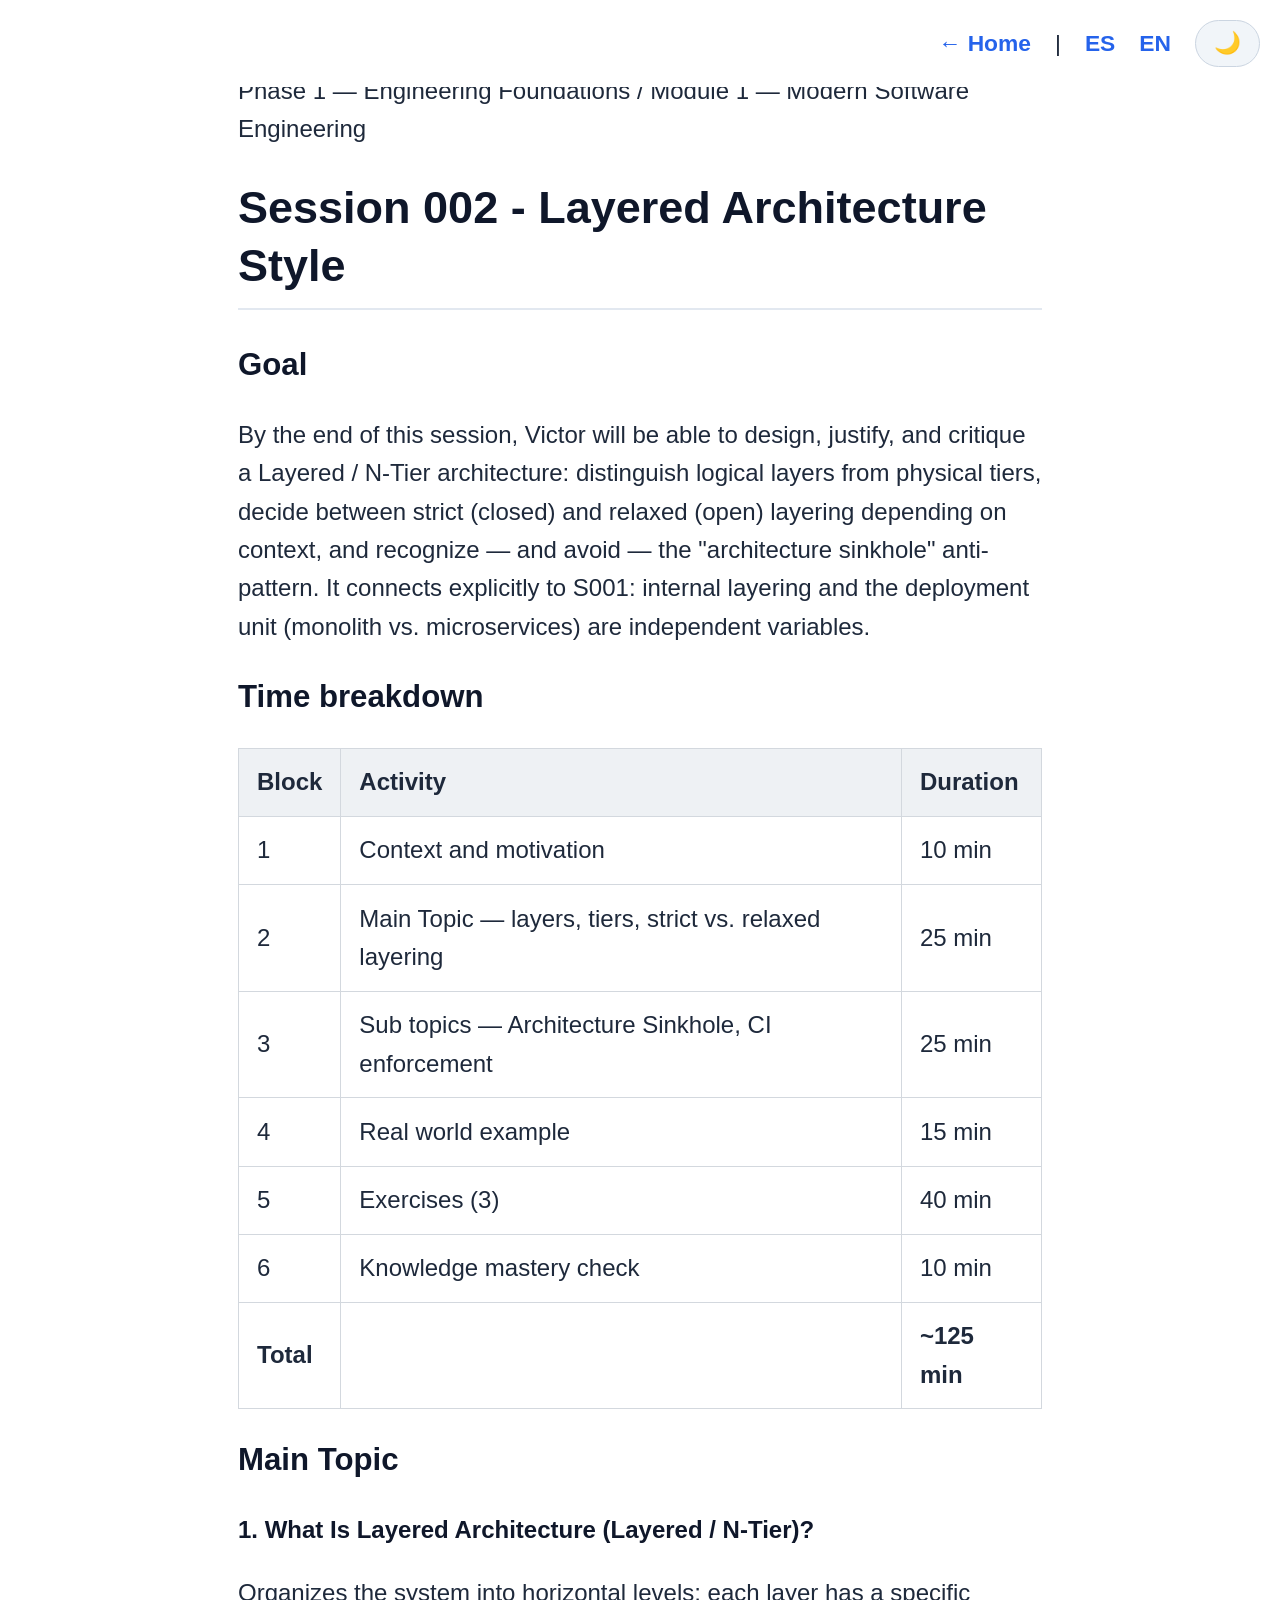
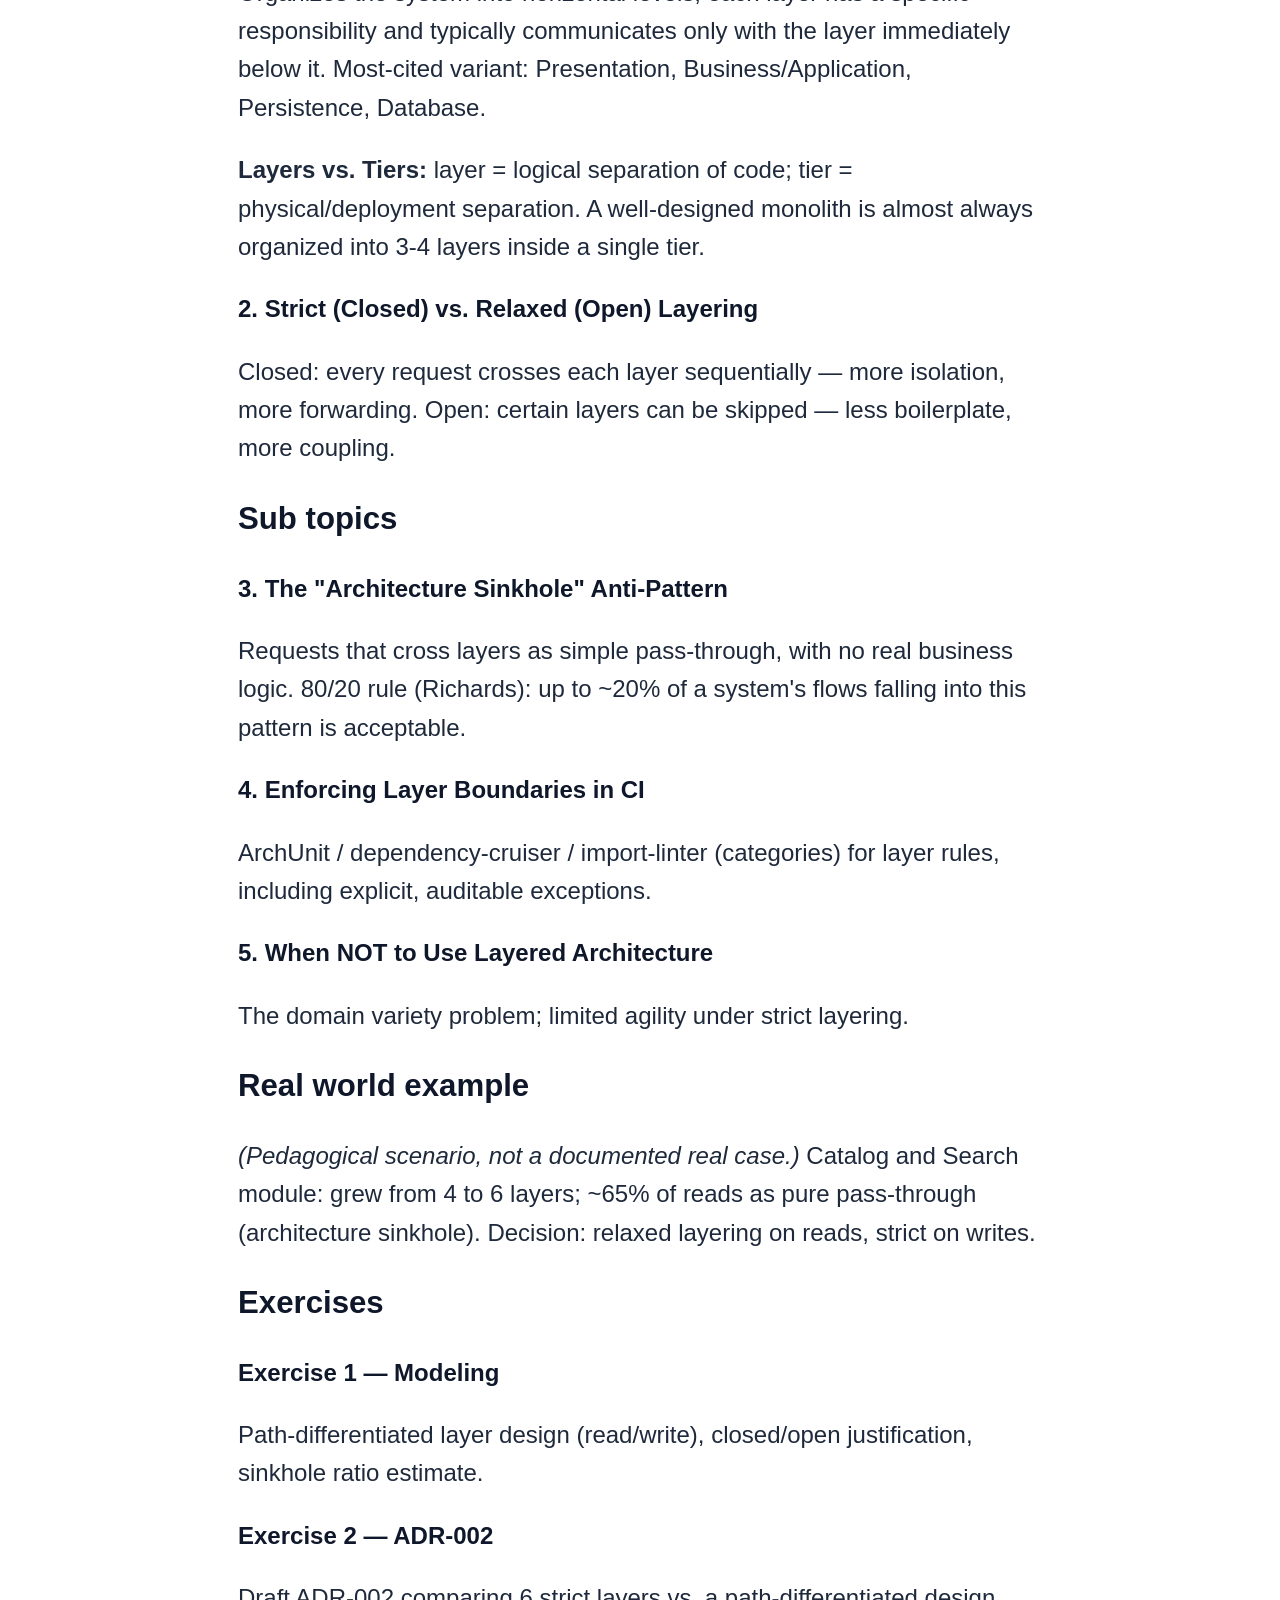
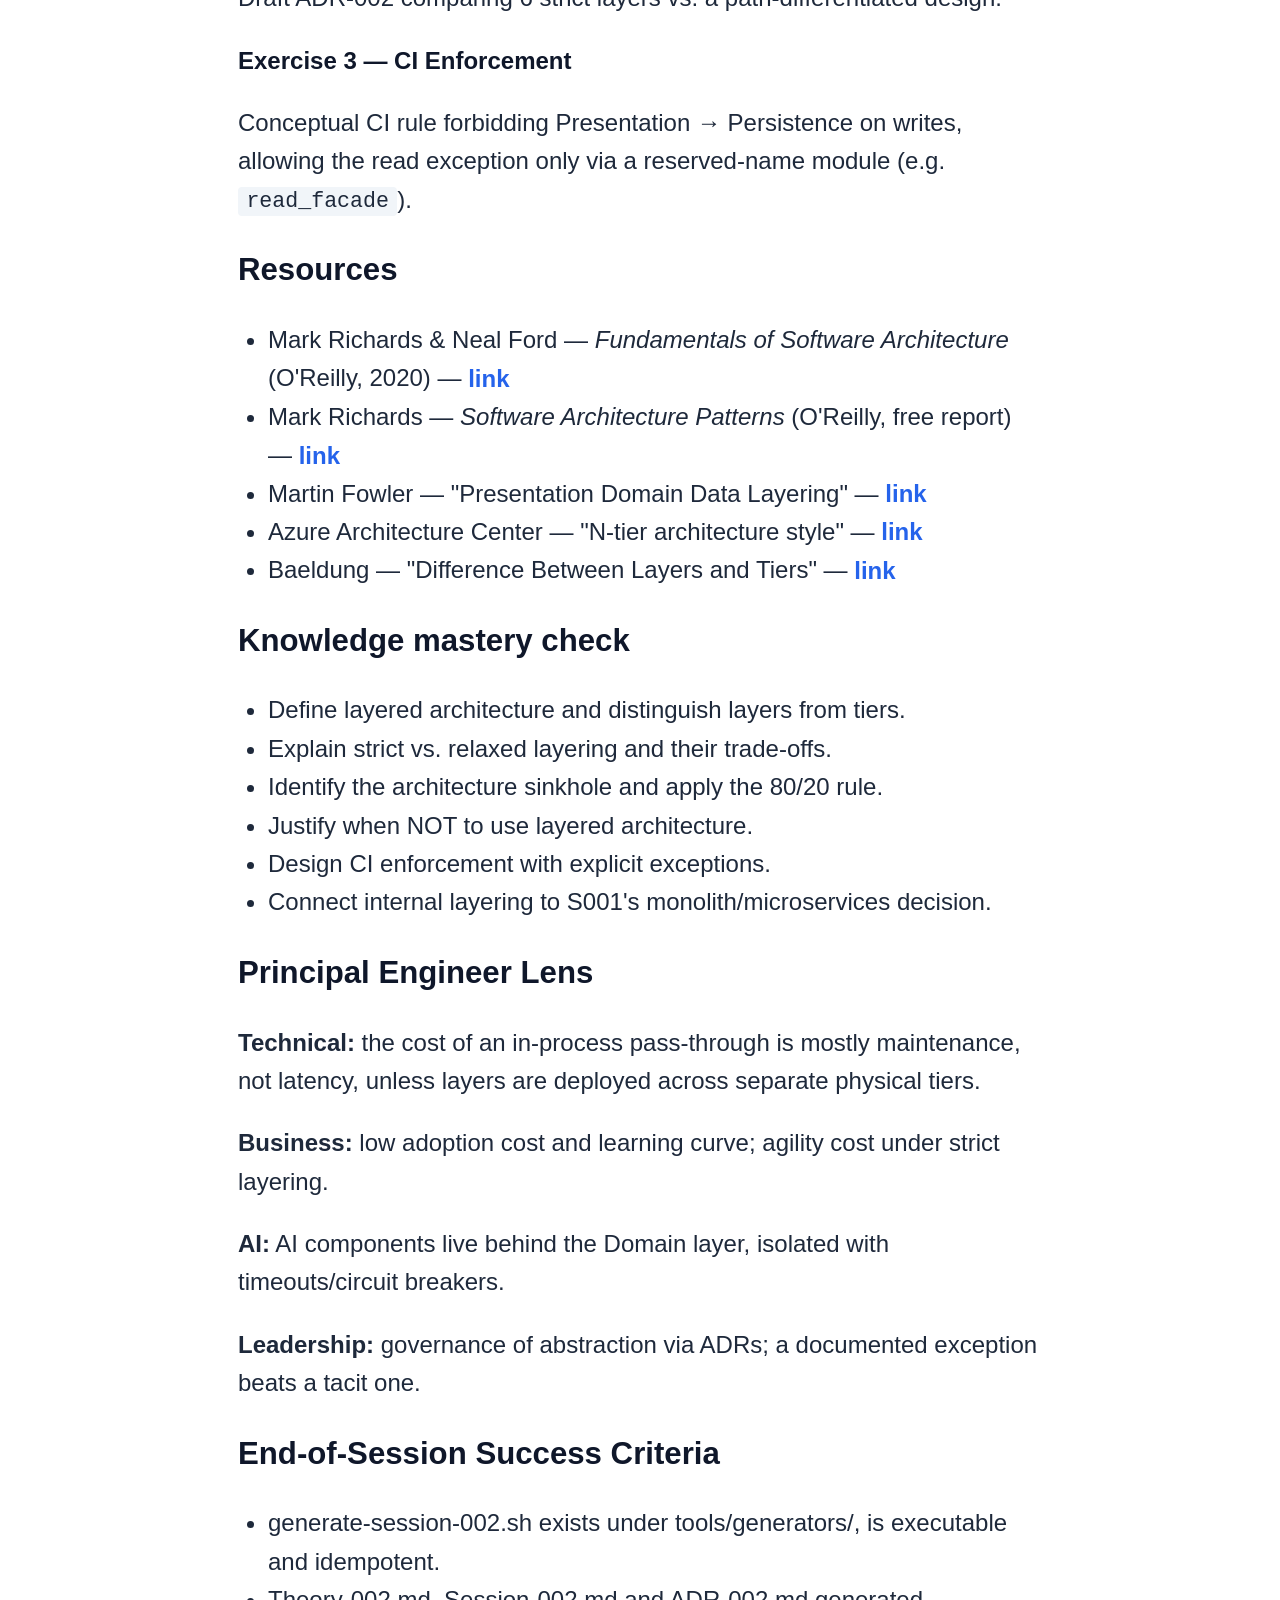
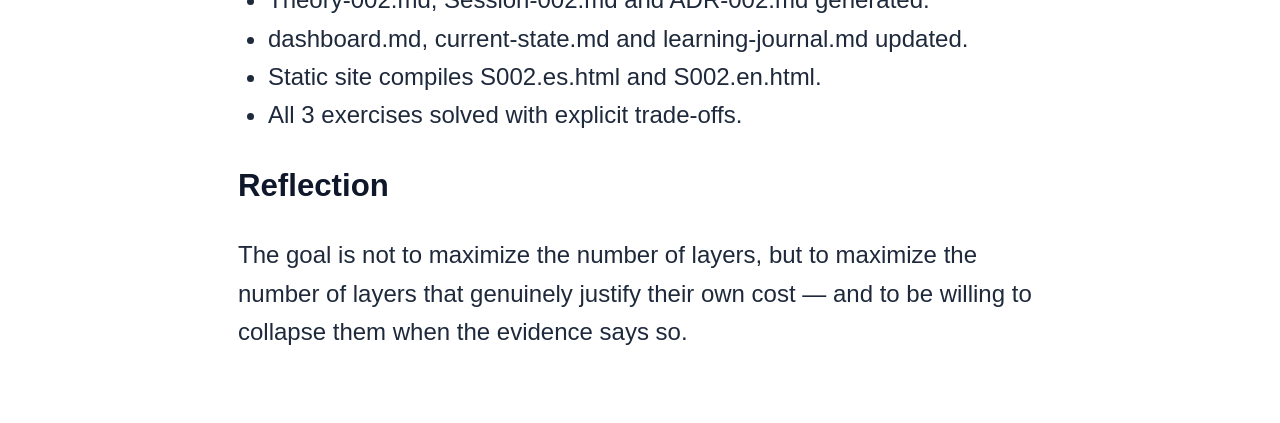
<file: site/sessions/S002.en.html>
<!DOCTYPE html>
<html lang="en">
<head>
<meta name="viewport" content="width=device-width, initial-scale=1">
<meta charset="UTF-8">
<title>S002 - Layered Architecture Style</title>
<link rel="stylesheet" href="../assets/styles.css">
<script src="../assets/theme.js"></script>
</head>
<body>
<div class="lang-toggle">
  <a href="../index.en.html">← Home</a> |
  <a href="S002.es.html">ES</a>
  <a href="S002.en.html" class="active">EN</a>
  <button id="theme-toggle" class="theme-toggle" type="button" aria-label="Toggle dark theme">🌙</button>
</div>
<header>
  <p>Phase 1 — Engineering Foundations / Module 1 — Modern Software Engineering</p>
  <h1>Session 002 - Layered Architecture Style</h1>
</header>
<main>
  <section>
    <h2>Goal</h2>
    <p>By the end of this session, Victor will be able to design,
    justify, and critique a Layered / N-Tier architecture: distinguish
    logical layers from physical tiers, decide between strict (closed)
    and relaxed (open) layering depending on context, and recognize —
    and avoid — the "architecture sinkhole" anti-pattern. It connects
    explicitly to S001: internal layering and the deployment unit
    (monolith vs. microservices) are independent variables.</p>
  </section>
  <section>
    <h2>Time breakdown</h2>
    <div class="table-wrapper">
      <table>
        <thead>
          <tr><th>Block</th><th>Activity</th><th>Duration</th></tr>
        </thead>
        <tbody>
          <tr><td>1</td><td>Context and motivation</td><td>10 min</td></tr>
          <tr><td>2</td><td>Main Topic — layers, tiers, strict vs. relaxed layering</td><td>25 min</td></tr>
          <tr><td>3</td><td>Sub topics — Architecture Sinkhole, CI enforcement</td><td>25 min</td></tr>
          <tr><td>4</td><td>Real world example</td><td>15 min</td></tr>
          <tr><td>5</td><td>Exercises (3)</td><td>40 min</td></tr>
          <tr><td>6</td><td>Knowledge mastery check</td><td>10 min</td></tr>
          <tr><td><strong>Total</strong></td><td></td><td><strong>~125 min</strong></td></tr>
        </tbody>
      </table>
    </div>
  </section>
  <section>
    <h2>Main Topic</h2>
    <h3>1. What Is Layered Architecture (Layered / N-Tier)?</h3>
    <p>Organizes the system into horizontal levels; each layer has a
    specific responsibility and typically communicates only with the
    layer immediately below it. Most-cited variant: Presentation,
    Business/Application, Persistence, Database.</p>
    <p><strong>Layers vs. Tiers:</strong> layer = logical separation of
    code; tier = physical/deployment separation. A well-designed
    monolith is almost always organized into 3-4 layers inside a single
    tier.</p>
    <h3>2. Strict (Closed) vs. Relaxed (Open) Layering</h3>
    <p>Closed: every request crosses each layer sequentially — more
    isolation, more forwarding. Open: certain layers can be skipped —
    less boilerplate, more coupling.</p>
  </section>
  <section>
    <h2>Sub topics</h2>
    <h3>3. The "Architecture Sinkhole" Anti-Pattern</h3>
    <p>Requests that cross layers as simple pass-through, with no real
    business logic. 80/20 rule (Richards): up to ~20% of a system's
    flows falling into this pattern is acceptable.</p>
    <h3>4. Enforcing Layer Boundaries in CI</h3>
    <p>ArchUnit / dependency-cruiser / import-linter (categories) for
    layer rules, including explicit, auditable exceptions.</p>
    <h3>5. When NOT to Use Layered Architecture</h3>
    <p>The domain variety problem; limited agility under strict
    layering.</p>
  </section>
  <section>
    <h2>Real world example</h2>
    <p><em>(Pedagogical scenario, not a documented real case.)</em>
    Catalog and Search module: grew from 4 to 6 layers; ~65% of reads
    as pure pass-through (architecture sinkhole). Decision: relaxed
    layering on reads, strict on writes.</p>
  </section>
  <section>
    <h2>Exercises</h2>
    <h3>Exercise 1 — Modeling</h3>
    <p>Path-differentiated layer design (read/write), closed/open
    justification, sinkhole ratio estimate.</p>
    <h3>Exercise 2 — ADR-002</h3>
    <p>Draft ADR-002 comparing 6 strict layers vs. a path-differentiated
    design.</p>
    <h3>Exercise 3 — CI Enforcement</h3>
    <p>Conceptual CI rule forbidding Presentation → Persistence on
    writes, allowing the read exception only via a reserved-name module
    (e.g. <code>read_facade</code>).</p>
  </section>
  <section>
    <h2>Resources</h2>
    <ul>
      <li>Mark Richards &amp; Neal Ford — <em>Fundamentals of Software Architecture</em> (O'Reilly, 2020) — <a href="https://www.oreilly.com/library/view/fundamentals-of-software/9781492043447/">link</a></li>
      <li>Mark Richards — <em>Software Architecture Patterns</em> (O'Reilly, free report) — <a href="https://www.oreilly.com/content/software-architecture-patterns/">link</a></li>
      <li>Martin Fowler — "Presentation Domain Data Layering" — <a href="https://martinfowler.com/bliki/PresentationDomainDataLayering.html">link</a></li>
      <li>Azure Architecture Center — "N-tier architecture style" — <a href="https://learn.microsoft.com/en-us/azure/architecture/guide/architecture-styles/n-tier">link</a></li>
      <li>Baeldung — "Difference Between Layers and Tiers" — <a href="https://www.baeldung.com/cs/layers-vs-tiers">link</a></li>
    </ul>
  </section>
  <section>
    <h2>Knowledge mastery check</h2>
    <ul>
      <li>Define layered architecture and distinguish layers from tiers.</li>
      <li>Explain strict vs. relaxed layering and their trade-offs.</li>
      <li>Identify the architecture sinkhole and apply the 80/20 rule.</li>
      <li>Justify when NOT to use layered architecture.</li>
      <li>Design CI enforcement with explicit exceptions.</li>
      <li>Connect internal layering to S001's monolith/microservices decision.</li>
    </ul>
  </section>
  <section>
    <h2>Principal Engineer Lens</h2>
    <p><strong>Technical:</strong> the cost of an in-process pass-through
    is mostly maintenance, not latency, unless layers are deployed
    across separate physical tiers.</p>
    <p><strong>Business:</strong> low adoption cost and learning curve;
    agility cost under strict layering.</p>
    <p><strong>AI:</strong> AI components live behind the Domain layer,
    isolated with timeouts/circuit breakers.</p>
    <p><strong>Leadership:</strong> governance of abstraction via ADRs;
    a documented exception beats a tacit one.</p>
  </section>
  <section>
    <h2>End-of-Session Success Criteria</h2>
    <ul>
      <li>generate-session-002.sh exists under tools/generators/, is
      executable and idempotent.</li>
      <li>Theory-002.md, Session-002.md and ADR-002.md generated.</li>
      <li>dashboard.md, current-state.md and learning-journal.md
      updated.</li>
      <li>Static site compiles S002.es.html and S002.en.html.</li>
      <li>All 3 exercises solved with explicit trade-offs.</li>
    </ul>
  </section>
  <section>
    <h2>Reflection</h2>
    <p>The goal is not to maximize the number of layers, but to
    maximize the number of layers that genuinely justify their own
    cost — and to be willing to collapse them when the evidence says
    so.</p>
  </section>
</main>
</body>
</html>
</file>
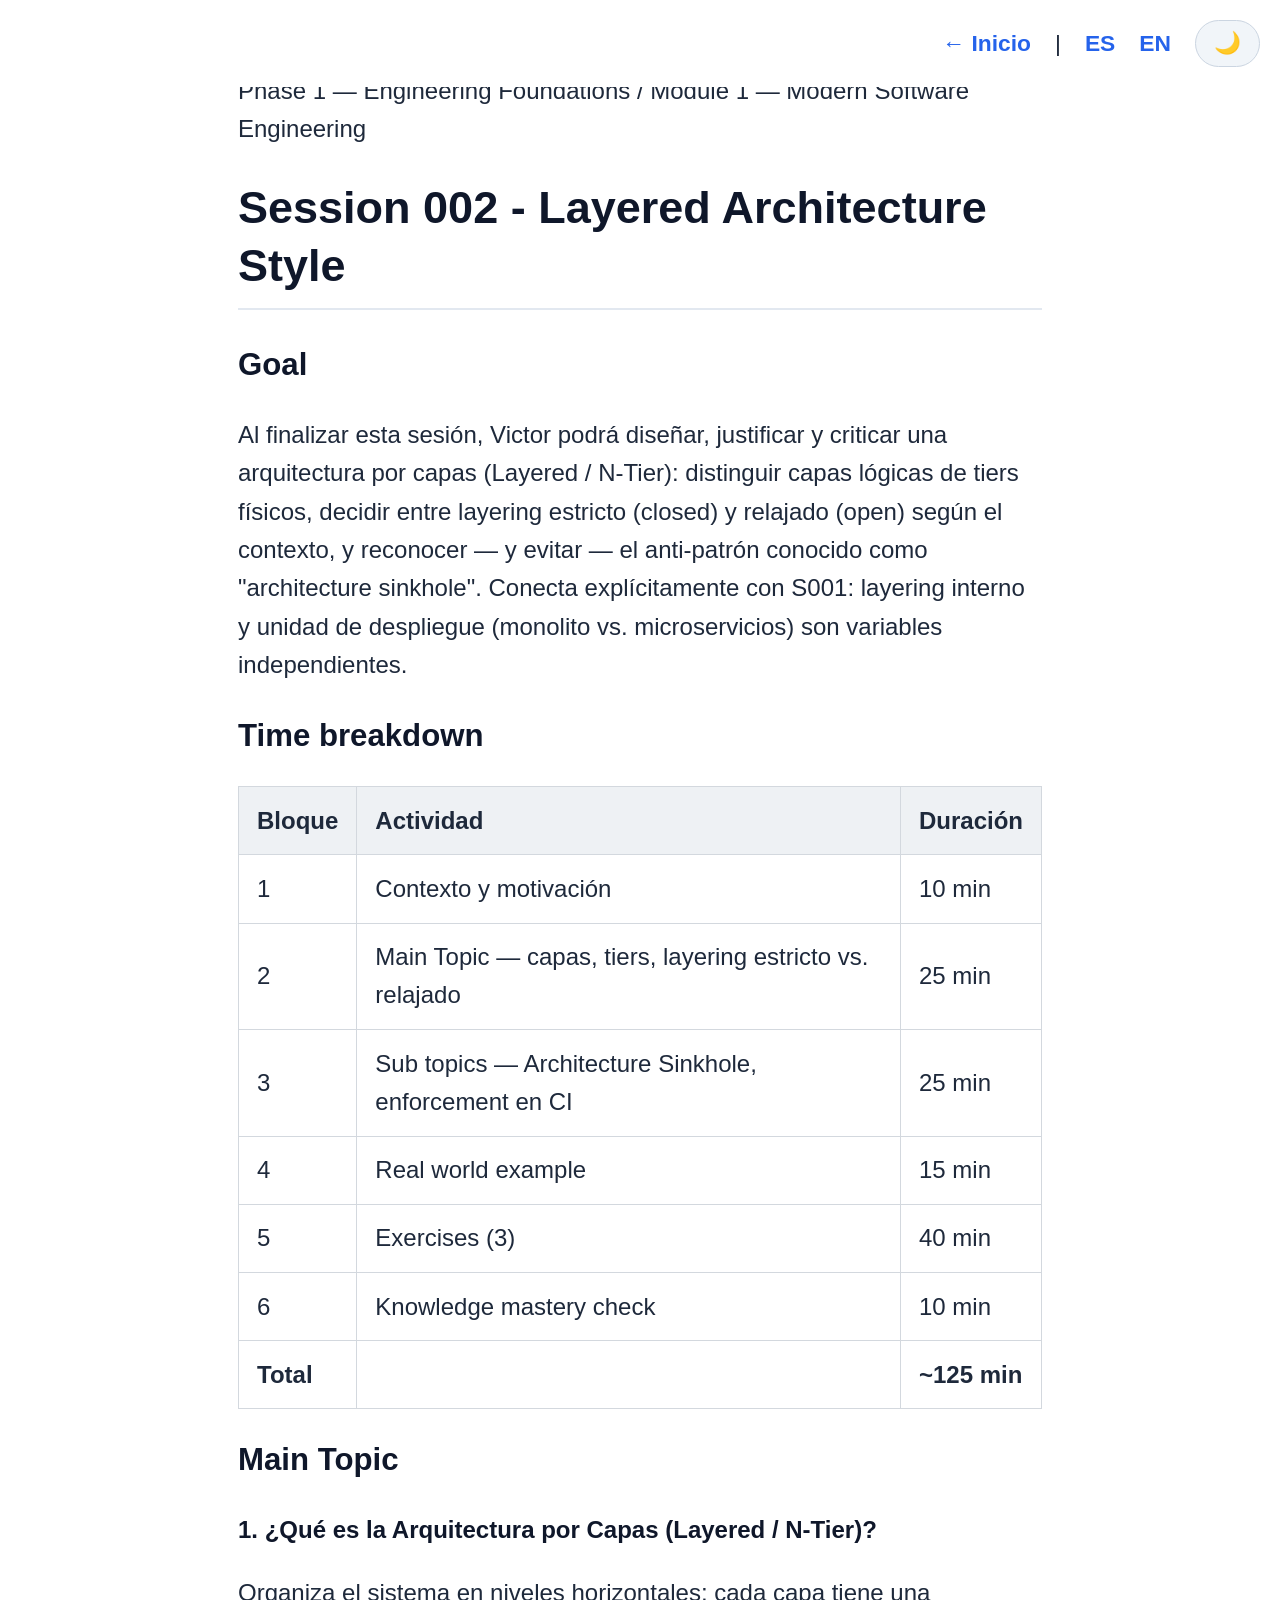
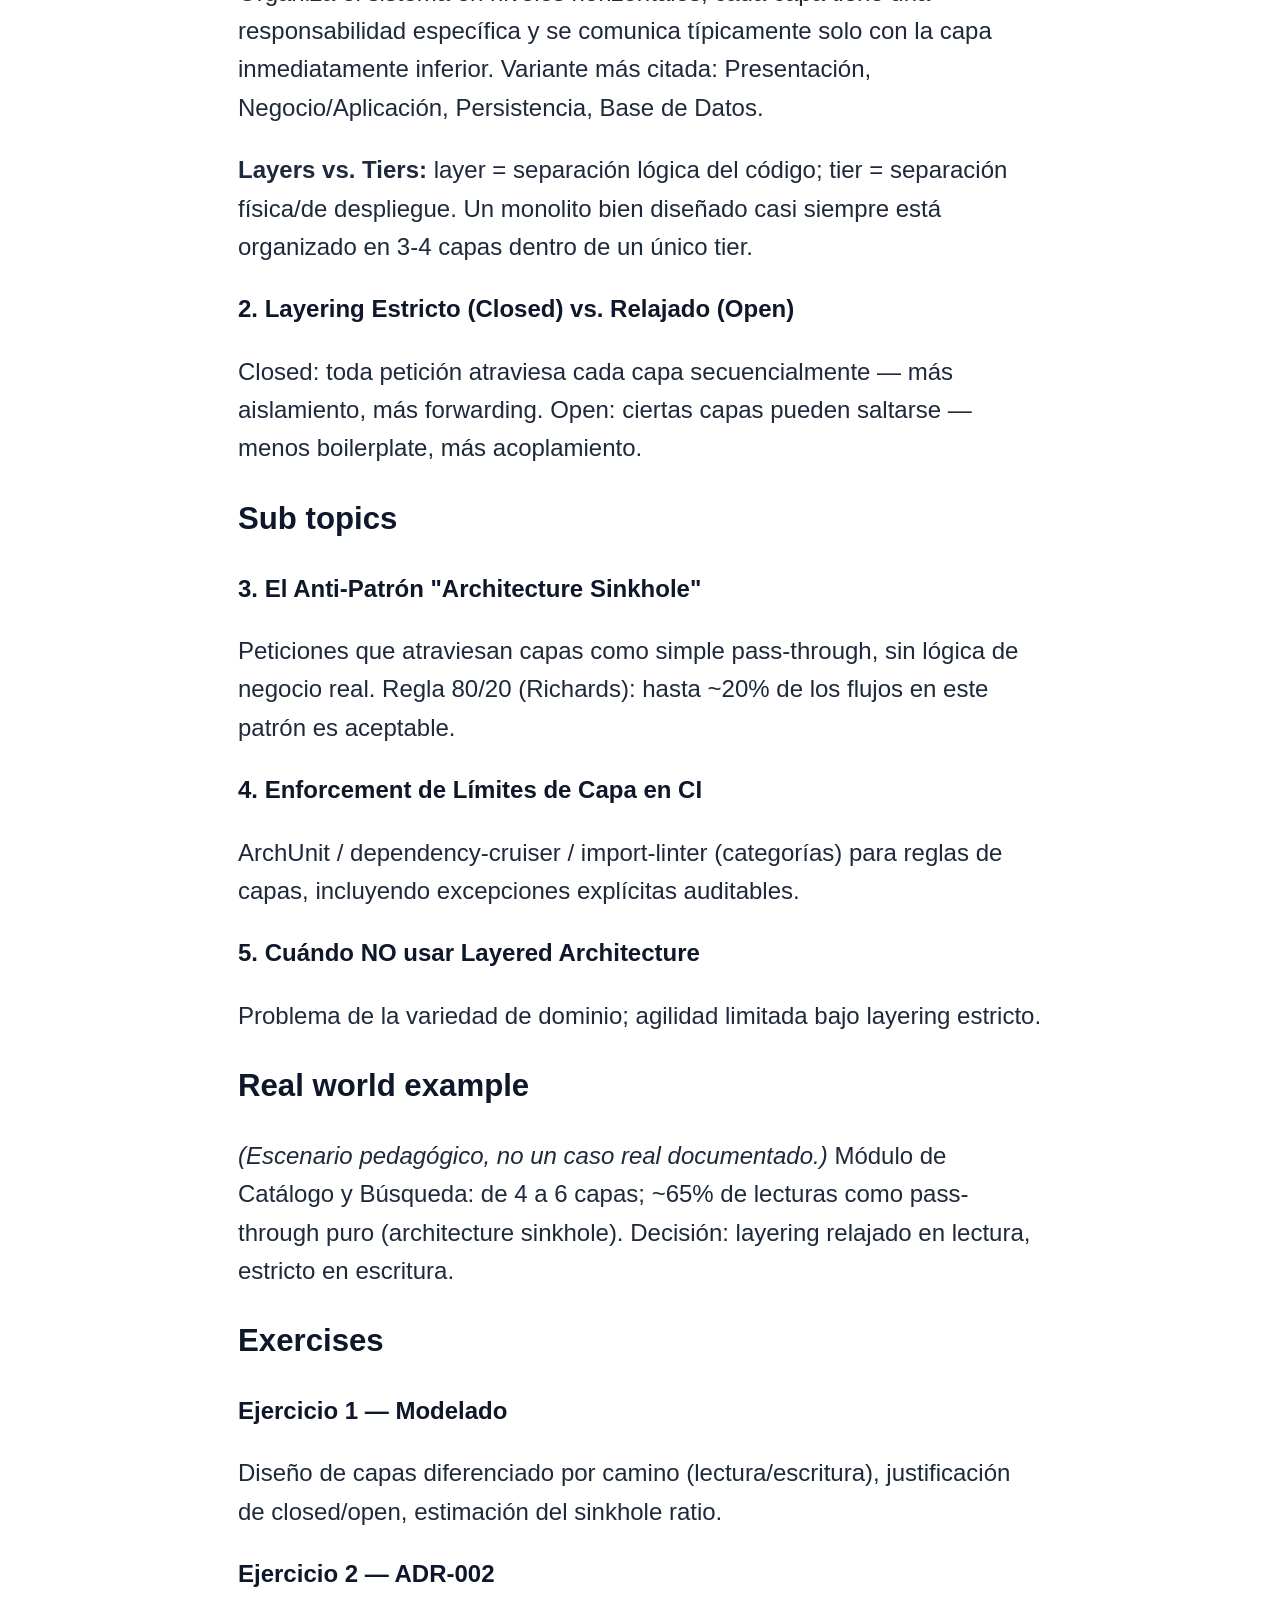
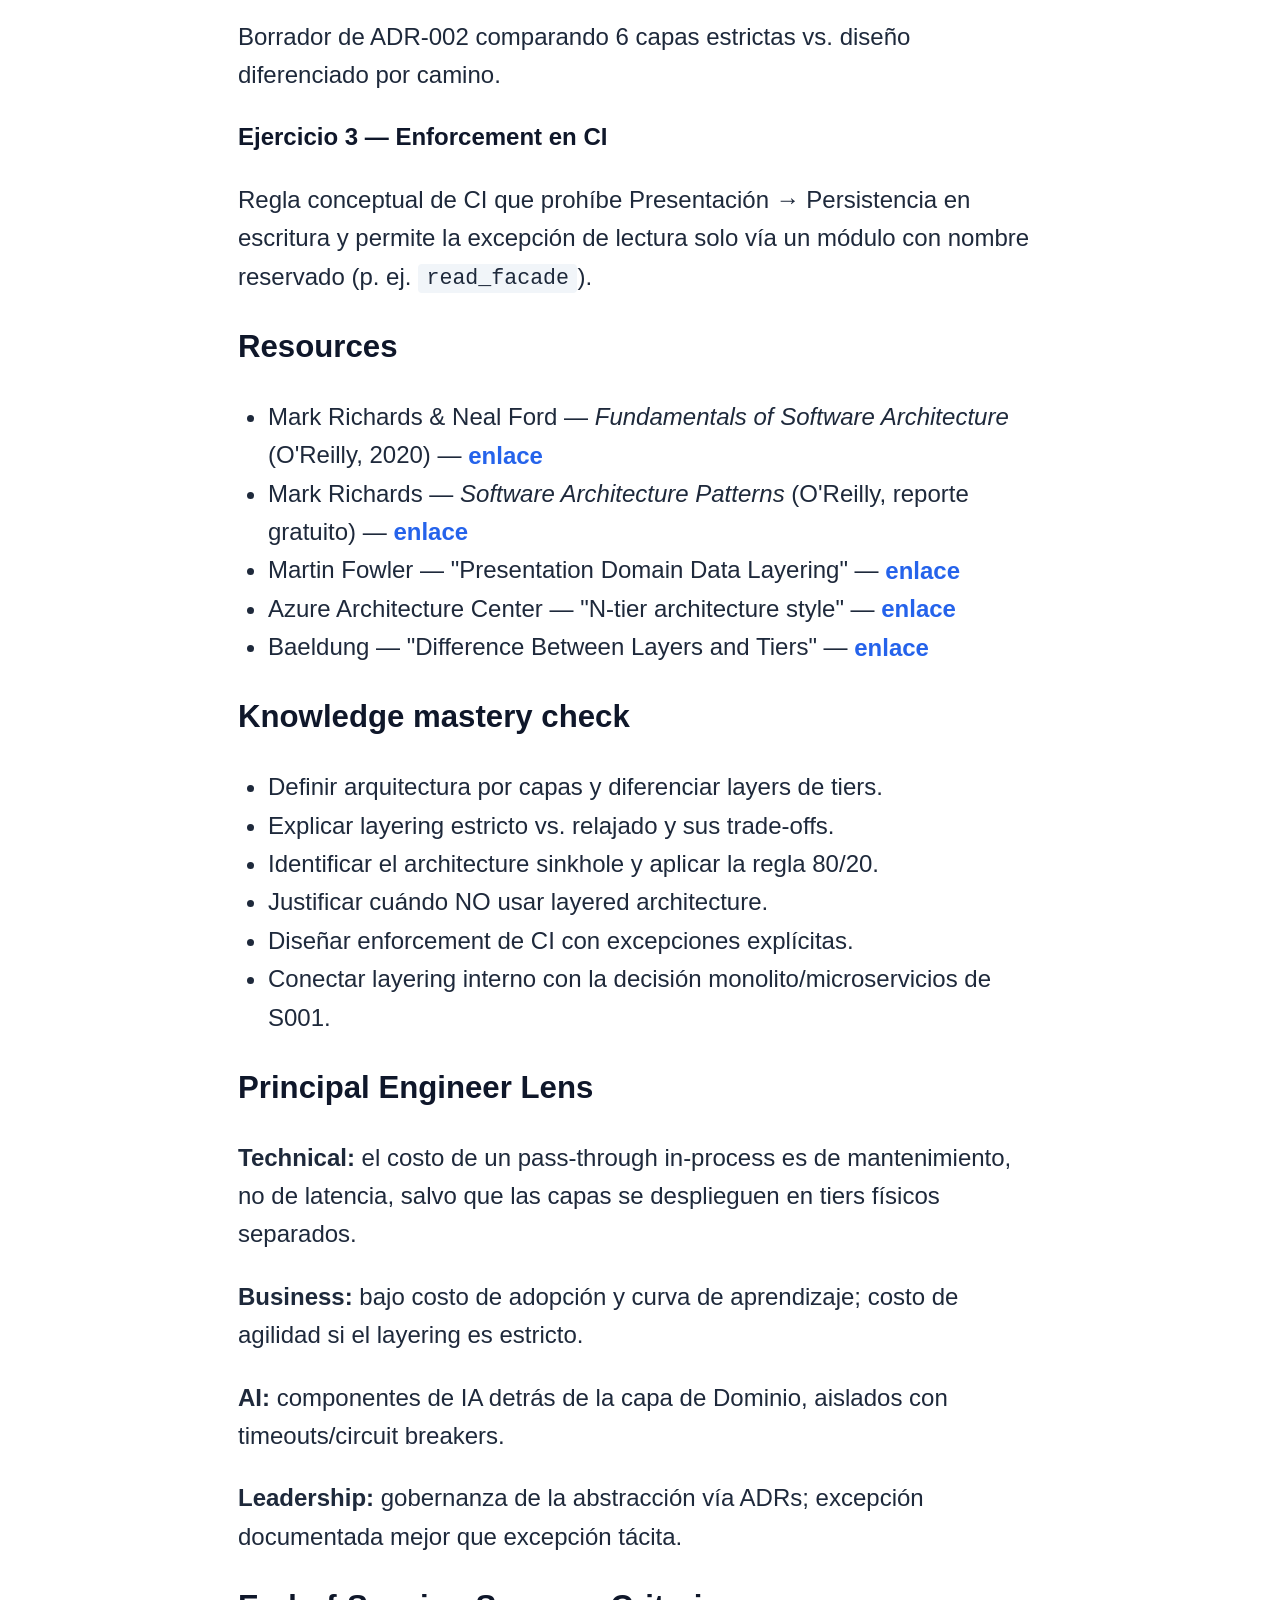
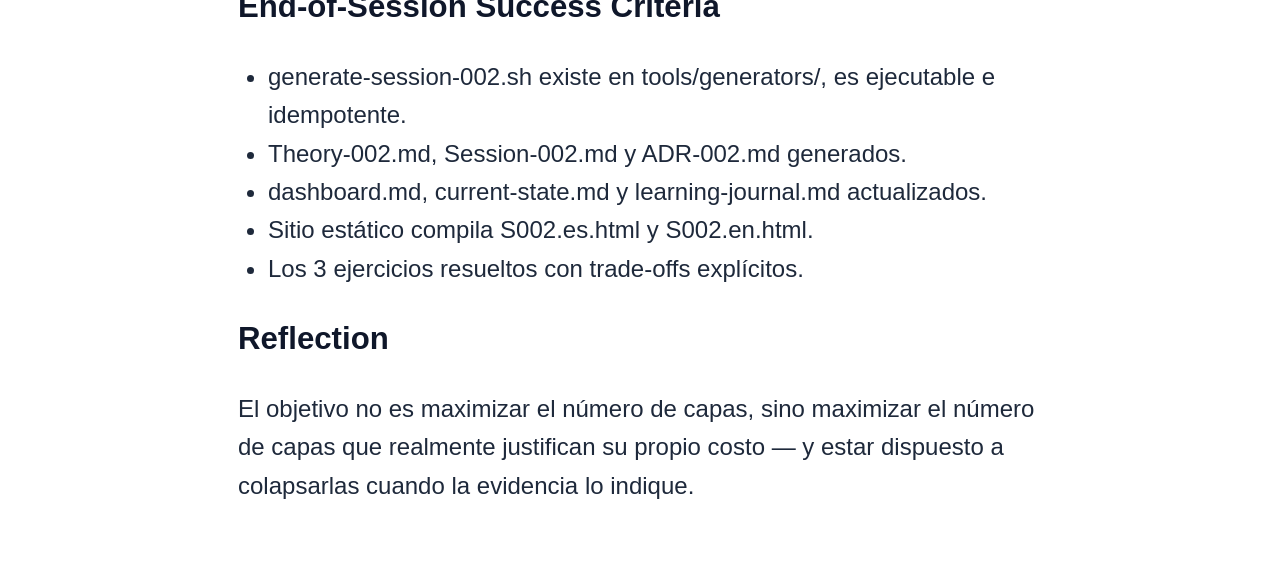
<file: site/sessions/S002.es.html>
<!DOCTYPE html>
<html lang="es">
<head>
<meta name="viewport" content="width=device-width, initial-scale=1">
<meta charset="UTF-8">
<title>S002 - Layered Architecture Style</title>
<link rel="stylesheet" href="../assets/styles.css">
<script src="../assets/theme.js"></script>
</head>
<body>
<div class="lang-toggle">
  <a href="../index.es.html">← Inicio</a> |
  <a href="S002.es.html" class="active">ES</a>
  <a href="S002.en.html">EN</a>
  <button id="theme-toggle" class="theme-toggle" type="button" aria-label="Alternar tema oscuro">🌙</button>
</div>
<header>
  <p>Phase 1 — Engineering Foundations / Module 1 — Modern Software Engineering</p>
  <h1>Session 002 - Layered Architecture Style</h1>
</header>
<main>
  <section>
    <h2>Goal</h2>
    <p>Al finalizar esta sesión, Victor podrá diseñar, justificar y
    criticar una arquitectura por capas (Layered / N-Tier): distinguir
    capas lógicas de tiers físicos, decidir entre layering estricto
    (closed) y relajado (open) según el contexto, y reconocer — y
    evitar — el anti-patrón conocido como "architecture sinkhole".
    Conecta explícitamente con S001: layering interno y unidad de
    despliegue (monolito vs. microservicios) son variables
    independientes.</p>
  </section>
  <section>
    <h2>Time breakdown</h2>
    <div class="table-wrapper">
      <table>
        <thead>
          <tr><th>Bloque</th><th>Actividad</th><th>Duración</th></tr>
        </thead>
        <tbody>
          <tr><td>1</td><td>Contexto y motivación</td><td>10 min</td></tr>
          <tr><td>2</td><td>Main Topic — capas, tiers, layering estricto vs. relajado</td><td>25 min</td></tr>
          <tr><td>3</td><td>Sub topics — Architecture Sinkhole, enforcement en CI</td><td>25 min</td></tr>
          <tr><td>4</td><td>Real world example</td><td>15 min</td></tr>
          <tr><td>5</td><td>Exercises (3)</td><td>40 min</td></tr>
          <tr><td>6</td><td>Knowledge mastery check</td><td>10 min</td></tr>
          <tr><td><strong>Total</strong></td><td></td><td><strong>~125 min</strong></td></tr>
        </tbody>
      </table>
    </div>
  </section>
  <section>
    <h2>Main Topic</h2>
    <h3>1. ¿Qué es la Arquitectura por Capas (Layered / N-Tier)?</h3>
    <p>Organiza el sistema en niveles horizontales; cada capa tiene una
    responsabilidad específica y se comunica típicamente solo con la
    capa inmediatamente inferior. Variante más citada: Presentación,
    Negocio/Aplicación, Persistencia, Base de Datos.</p>
    <p><strong>Layers vs. Tiers:</strong> layer = separación lógica del
    código; tier = separación física/de despliegue. Un monolito bien
    diseñado casi siempre está organizado en 3-4 capas dentro de un
    único tier.</p>
    <h3>2. Layering Estricto (Closed) vs. Relajado (Open)</h3>
    <p>Closed: toda petición atraviesa cada capa secuencialmente — más
    aislamiento, más forwarding. Open: ciertas capas pueden saltarse —
    menos boilerplate, más acoplamiento.</p>
  </section>
  <section>
    <h2>Sub topics</h2>
    <h3>3. El Anti-Patrón "Architecture Sinkhole"</h3>
    <p>Peticiones que atraviesan capas como simple pass-through, sin
    lógica de negocio real. Regla 80/20 (Richards): hasta ~20% de los
    flujos en este patrón es aceptable.</p>
    <h3>4. Enforcement de Límites de Capa en CI</h3>
    <p>ArchUnit / dependency-cruiser / import-linter (categorías) para
    reglas de capas, incluyendo excepciones explícitas auditables.</p>
    <h3>5. Cuándo NO usar Layered Architecture</h3>
    <p>Problema de la variedad de dominio; agilidad limitada bajo
    layering estricto.</p>
  </section>
  <section>
    <h2>Real world example</h2>
    <p><em>(Escenario pedagógico, no un caso real documentado.)</em>
    Módulo de Catálogo y Búsqueda: de 4 a 6 capas; ~65% de lecturas
    como pass-through puro (architecture sinkhole). Decisión: layering
    relajado en lectura, estricto en escritura.</p>
  </section>
  <section>
    <h2>Exercises</h2>
    <h3>Ejercicio 1 — Modelado</h3>
    <p>Diseño de capas diferenciado por camino (lectura/escritura),
    justificación de closed/open, estimación del sinkhole ratio.</p>
    <h3>Ejercicio 2 — ADR-002</h3>
    <p>Borrador de ADR-002 comparando 6 capas estrictas vs. diseño
    diferenciado por camino.</p>
    <h3>Ejercicio 3 — Enforcement en CI</h3>
    <p>Regla conceptual de CI que prohíbe Presentación → Persistencia
    en escritura y permite la excepción de lectura solo vía un módulo
    con nombre reservado (p. ej. <code>read_facade</code>).</p>
  </section>
  <section>
    <h2>Resources</h2>
    <ul>
      <li>Mark Richards &amp; Neal Ford — <em>Fundamentals of Software Architecture</em> (O'Reilly, 2020) — <a href="https://www.oreilly.com/library/view/fundamentals-of-software/9781492043447/">enlace</a></li>
      <li>Mark Richards — <em>Software Architecture Patterns</em> (O'Reilly, reporte gratuito) — <a href="https://www.oreilly.com/content/software-architecture-patterns/">enlace</a></li>
      <li>Martin Fowler — "Presentation Domain Data Layering" — <a href="https://martinfowler.com/bliki/PresentationDomainDataLayering.html">enlace</a></li>
      <li>Azure Architecture Center — "N-tier architecture style" — <a href="https://learn.microsoft.com/en-us/azure/architecture/guide/architecture-styles/n-tier">enlace</a></li>
      <li>Baeldung — "Difference Between Layers and Tiers" — <a href="https://www.baeldung.com/cs/layers-vs-tiers">enlace</a></li>
    </ul>
  </section>
  <section>
    <h2>Knowledge mastery check</h2>
    <ul>
      <li>Definir arquitectura por capas y diferenciar layers de tiers.</li>
      <li>Explicar layering estricto vs. relajado y sus trade-offs.</li>
      <li>Identificar el architecture sinkhole y aplicar la regla 80/20.</li>
      <li>Justificar cuándo NO usar layered architecture.</li>
      <li>Diseñar enforcement de CI con excepciones explícitas.</li>
      <li>Conectar layering interno con la decisión monolito/microservicios de S001.</li>
    </ul>
  </section>
  <section>
    <h2>Principal Engineer Lens</h2>
    <p><strong>Technical:</strong> el costo de un pass-through in-process
    es de mantenimiento, no de latencia, salvo que las capas se
    desplieguen en tiers físicos separados.</p>
    <p><strong>Business:</strong> bajo costo de adopción y curva de
    aprendizaje; costo de agilidad si el layering es estricto.</p>
    <p><strong>AI:</strong> componentes de IA detrás de la capa de
    Dominio, aislados con timeouts/circuit breakers.</p>
    <p><strong>Leadership:</strong> gobernanza de la abstracción vía
    ADRs; excepción documentada mejor que excepción tácita.</p>
  </section>
  <section>
    <h2>End-of-Session Success Criteria</h2>
    <ul>
      <li>generate-session-002.sh existe en tools/generators/, es
      ejecutable e idempotente.</li>
      <li>Theory-002.md, Session-002.md y ADR-002.md generados.</li>
      <li>dashboard.md, current-state.md y learning-journal.md
      actualizados.</li>
      <li>Sitio estático compila S002.es.html y S002.en.html.</li>
      <li>Los 3 ejercicios resueltos con trade-offs explícitos.</li>
    </ul>
  </section>
  <section>
    <h2>Reflection</h2>
    <p>El objetivo no es maximizar el número de capas, sino maximizar
    el número de capas que realmente justifican su propio costo — y
    estar dispuesto a colapsarlas cuando la evidencia lo indique.</p>
  </section>
</main>
</body>
</html>
</file>
<file: site/assets/styles.css>
/* Mobile-first base: no max-width, generous tap targets, single column */
* { box-sizing: border-box; }

html {
  font-size: 28px; /* mobile base — 1rem == 16px, never smaller (avoids iOS auto-zoom on inputs) */
}

:root {
  --bg: #ffffff;
  --text: #1e293b;
  --heading: #0f172a;
  --border: #e2e8f0;
  --card-bg: #f8fafc;
  --link: #2563eb;
  --table-border: #d3d8de;
  --thead-bg: #eef1f4;
  --code-bg: #f1f5f9;
  --pre-bg: #334155;
  --pre-text: #f1f5f9;
  --toggle-bg: #f1f5f9;
  --toggle-border: #cbd5e1;
}

@media (prefers-color-scheme: dark) {
  :root:not([data-theme="light"]) {
    --bg: #0f172a;
    --text: #cbd5e1;
    --heading: #f8fafc;
    --border: #334155;
    --card-bg: #1e293b;
    --link: #60a5fa;
    --table-border: #334155;
    --thead-bg: #1e293b;
    --code-bg: #1e293b;
    --pre-bg: #020617;
    --pre-text: #e2e8f0;
    --toggle-bg: #1e293b;
    --toggle-border: #334155;
  }
}

:root[data-theme="dark"] {
  --bg: #0f172a;
  --text: #cbd5e1;
  --heading: #f8fafc;
  --border: #334155;
  --card-bg: #1e293b;
  --link: #60a5fa;
  --table-border: #334155;
  --thead-bg: #1e293b;
  --code-bg: #1e293b;
  --pre-bg: #020617;
  --pre-text: #e2e8f0;
  --toggle-bg: #1e293b;
  --toggle-border: #334155;
}

body {
  font-family: -apple-system, BlinkMacSystemFont, "Segoe UI", Roboto, sans-serif;
  line-height: 1.6;
  margin: 0;
  padding: 1rem;
  background: var(--bg);
  color: var(--text);
  font-size: 1rem;
}

h1 {
  color: var(--heading);
  border-bottom: 2px solid var(--border);
  padding-bottom: 0.5rem;
  font-size: 1.4rem;
  line-height: 1.3;
}

h2 { font-size: 1.15rem; color: var(--heading); }
h3 { font-size: 1rem; color: var(--heading); }

.card {
  background: var(--card-bg);
  border: 1px solid var(--border);
  border-radius: 8px;
  padding: 1rem;
  margin-top: 1rem;
}

a {
  color: var(--link);
  text-decoration: none;
  font-weight: 600;
  padding: 0.15rem 0; /* larger tap target on mobile */
}

.lang-toggle {
  position:fixed;
  display: flex;
  justify-content: flex-end;
  align-items: center;
  gap: 1rem;
  font-size: 0.95rem;
  margin-bottom: 0.75rem;
  background: var(--bg);
  top: 0;
  left: 0;
  right: 0;
  padding: 20px;
}

.theme-toggle {
  font: inherit;
  font-size: 0.9rem;
  font-weight: 600;
  color: var(--text);
  background: var(--toggle-bg);
  border: 1px solid var(--toggle-border);
  border-radius: 999px;
  padding: 0.3rem 0.75rem;
  cursor: pointer;
  line-height: 1.4;
}

.theme-toggle:hover { border-color: var(--link); }

/* Tables: wrap in a scrollable container instead of squishing on mobile */
.table-wrapper {
  overflow-x: auto;
  -webkit-overflow-scrolling: touch;
  margin: 1rem 0;
  -ms-overflow-style: none;
}

table {
  border-collapse: collapse;
  width: 100%;
  min-width: 480px;
  font-size: 0.9rem;
}

th, td {
  padding: 0.6rem 0.75rem;
  border: 1px solid var(--table-border);
  text-align: left;
}

thead { background: var(--thead-bg); }

ul, ol { padding-left: 1.25rem; }

code {
  font-size: 0.9em;
  background: var(--code-bg);
  padding: 0.1rem 0.35rem;
  border-radius: 4px;
  word-break: break-word;
}

pre {
  overflow-x: auto;
  background: var(--pre-bg);
  color: var(--pre-text);
  padding: 1rem;
  border-radius: 6px;
  font-size: 0.85rem;
}

/* Larger screens: apply the desktop layout on top of the mobile base */
@media (min-width: 640px) {
  html { font-size: 24px; }
  body {
    max-width: 900px;
    margin: 0 auto;
    padding: 2rem;
  }
  h1 { font-size: 1.875rem; }
  h2 { font-size: 1.3rem; }
  table { font-size: 1rem; }
}
</file>
